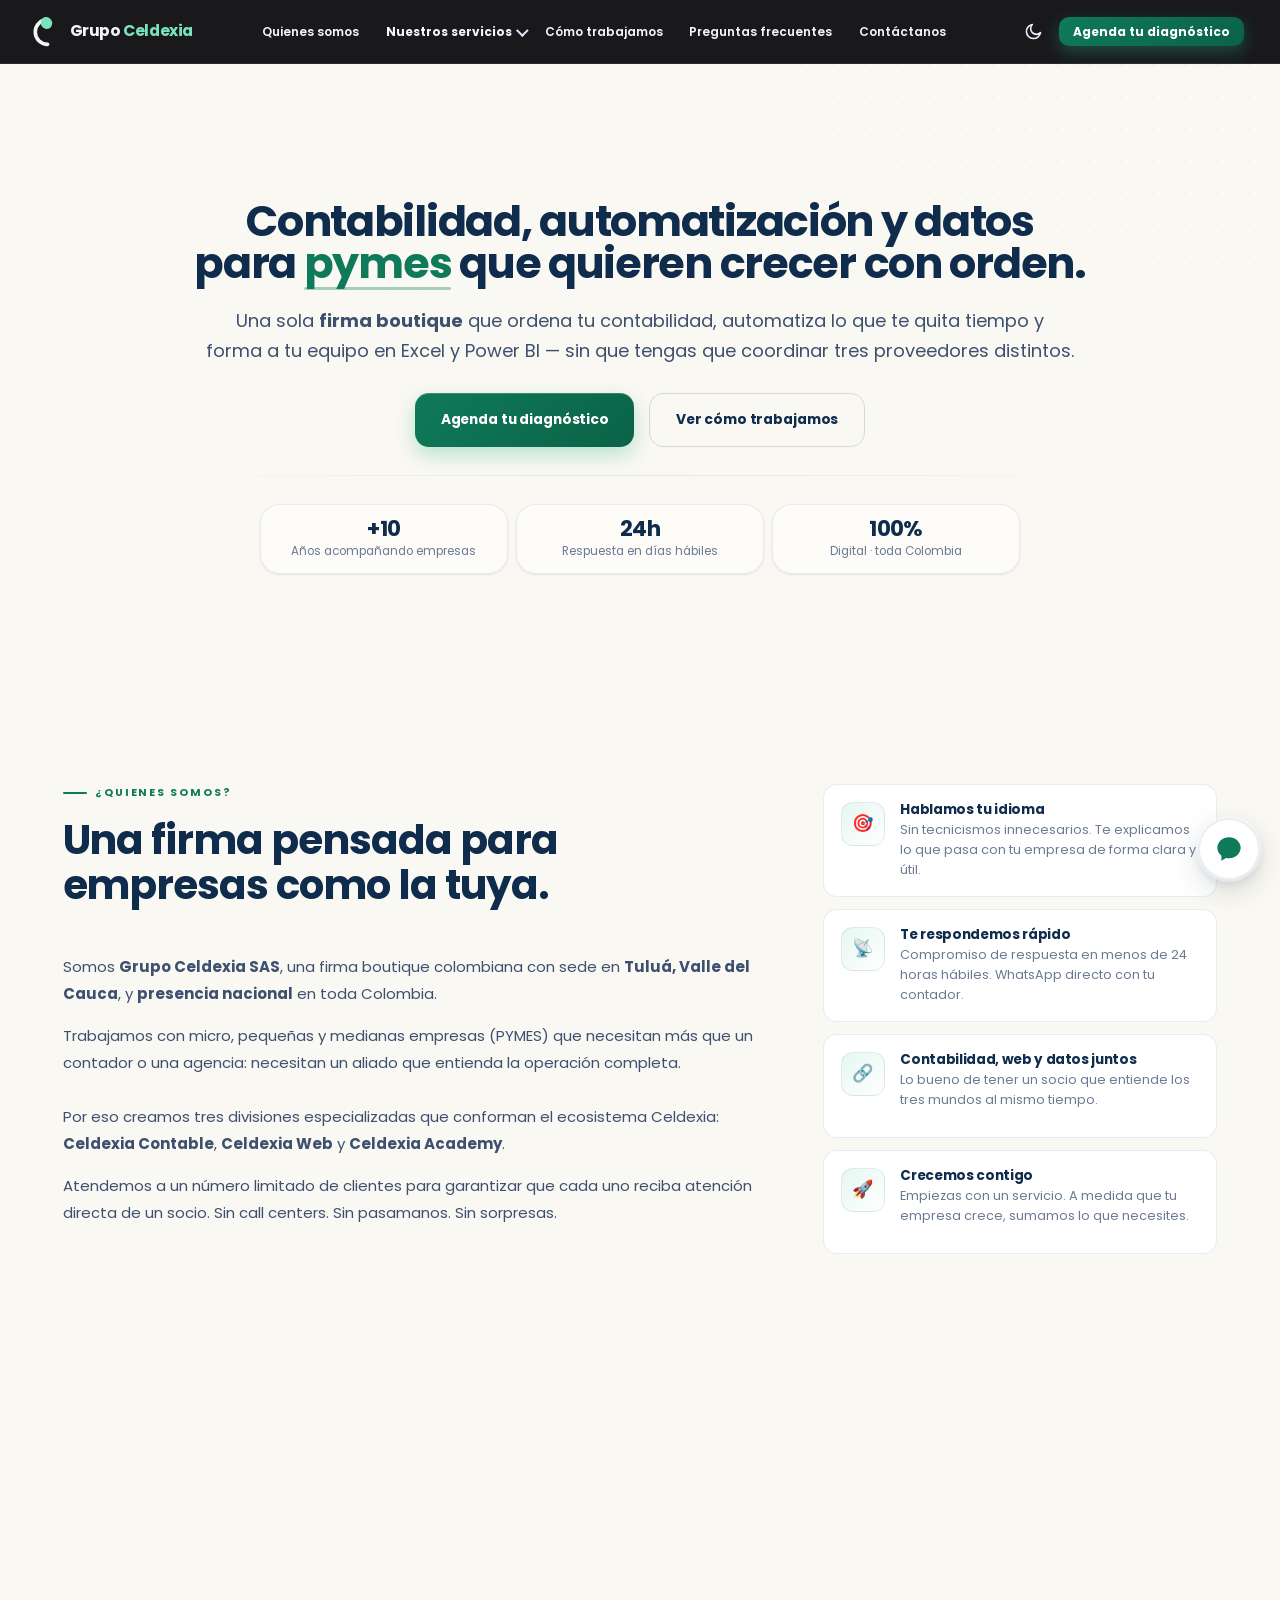
<file: index.html>
<!doctype html>
<html lang="es" class="no-js">
  <head>
    <meta charset="UTF-8" />
    <meta
      name="viewport"
      content="width=device-width, initial-scale=1.0, viewport-fit=cover"
    />

    <meta
      name="robots"
      content="index, follow, max-snippet:-1, max-image-preview:large, max-video-preview:-1"
    />
    <meta
      name="googlebot"
      content="index, follow, max-snippet:-1, max-image-preview:large, max-video-preview:-1"
    />
    <meta
      name="bingbot"
      content="index, follow, max-snippet:-1, max-image-preview:large"
    />
    <meta name="yandex" content="index, follow" />
    <meta name="duckduckbot" content="index, follow" />
    <meta name="theme-color" content="#0F2C4D" />
    <meta name="msapplication-TileColor" content="#0F2C4D" />

    <meta
      http-equiv="Content-Security-Policy"
      content="
    default-src 'self';
    script-src  'self' 'sha256-/l8RcaNB8MHho/vs96s4ap8UspJKVkSybBrTscfyWKM=' 'sha256-djsI7ul3B3m7KdzbCZ7Nsn+0wERyt4WGuPwVBcPNg5k=' https://www.googletagmanager.com https://www.google-analytics.com;
    style-src   'self';
    font-src    'self';
    img-src     'self' data: https://images.unsplash.com https://www.google-analytics.com https://www.googletagmanager.com;
    connect-src 'self' https://www.google-analytics.com https://region1.google-analytics.com https://www.googletagmanager.com;
    form-action 'none';
    base-uri    'self';
    object-src  'none';
    manifest-src 'self';
  "
    />
    <meta name="referrer" content="strict-origin-when-cross-origin" />

    <title>Celdexia | Contabilidad, Web y Datos para PYMES en Colombia</title>
    <meta
      name="description"
      content="Contabilidad, desarrollo web y formación en datos para tu PYME, todo con un mismo aliado y atención directa, sin intermediarios."
    />
    <meta name="author" content="Grupo Celdexia SAS" />
    <meta name="application-name" content="Celdexia" />
    <meta name="apple-mobile-web-app-title" content="Celdexia" />
    <meta name="apple-mobile-web-app-capable" content="yes" />
    <meta name="mobile-web-app-capable" content="yes" />

    <link rel="icon" href="favicon.svg" type="image/svg+xml" />
    <link rel="icon" href="favicon-32.png" sizes="32x32" type="image/png" />
    <link rel="apple-touch-icon" href="apple-touch-icon.png" />
    <link rel="manifest" href="site.webmanifest" />

    <link rel="canonical" href="https://www.celdexia.co/" />
    <link rel="alternate" hreflang="es-CO" href="https://www.celdexia.co/" />
    <link
      rel="alternate"
      hreflang="x-default"
      href="https://www.celdexia.co/"
    />

    <meta property="og:type" content="website" />
    <!-- TODO: Cuando celdexia.co esté disponible, reemplazar celdexia.netlify.app por el dominio propio en estas URLs OG/Twitter. -->
    <meta property="og:url" content="https://celdexia.netlify.app/" />
    <meta
      property="og:title"
      content="Grupo Celdexia SAS"
    />
    <meta
      property="og:description"
      content="Contabilidad, desarrollo web y formación en datos para tu PYME, todo con un mismo aliado y atención directa, sin intermediarios."
    />
    <meta property="og:locale" content="es_CO" />
    <meta property="og:locale:alternate" content="es_ES" />
    <meta property="og:site_name" content="Celdexia · Grupo Celdexia SAS" />
    <meta
      property="og:image"
      content="https://celdexia.netlify.app/assets/og-image-celdexia.jpg"
    />
    <meta
      property="og:image:secure_url"
      content="https://celdexia.netlify.app/assets/og-image-celdexia.jpg"
    />
    <meta property="og:image:type" content="image/jpeg" />
    <meta property="og:image:width" content="1200" />
    <meta property="og:image:height" content="630" />
    <meta
      property="og:image:alt"
      content="Grupo Celdexia: contabilidad, automatización y datos para PYMES"
    />
    <meta property="business:contact_data:locality" content="Tuluá" />
    <meta property="business:contact_data:region" content="Valle del Cauca" />
    <meta property="business:contact_data:country_name" content="Colombia" />
    <meta
      property="business:contact_data:phone_number"
      content="+573174698050"
    />

    <meta name="twitter:card" content="summary_large_image" />
    <meta
      name="twitter:title"
      content="Grupo Celdexia SAS"
    />
    <meta
      name="twitter:description"
      content="Contabilidad, desarrollo web y formación en datos para tu PYME, todo con un mismo aliado y atención directa, sin intermediarios."
    />
    <meta
      name="twitter:image"
      content="https://celdexia.netlify.app/assets/og-image-celdexia.jpg"
    />
    <meta
      name="twitter:image:alt"
      content="Grupo Celdexia: contabilidad, automatización y datos para PYMES"
    />
    <meta name="twitter:site" content="@celdexia" />
    <meta name="twitter:creator" content="@celdexia" />

    <script type="application/ld+json">
      {
        "@context": "https://schema.org",
        "@graph": [
          {
            "@type": "Organization",
            "@id": "https://www.celdexia.co/#organization",
            "name": "Grupo Celdexia SAS",
            "alternateName": [
              "Celdexia",
              "Grupo Celdexia",
              "Celdexia SAS",
              "Grupo Celdexia S.A.S."
            ],
            "legalName": "Grupo Celdexia SAS",
            "url": "https://www.celdexia.co",
            "logo": {
              "@type": "ImageObject",
              "url": "https://www.celdexia.co/apple-touch-icon.png",
              "width": 180,
              "height": 180,
              "caption": "Logo oficial Grupo Celdexia SAS"
            },
            "image": "https://www.celdexia.co/assets/og-image-celdexia.jpg",
            "description": "Celdexia, oficialmente Grupo Celdexia SAS, es una firma boutique colombiana líder en contabilidad, desarrollo web, automatización con IA y formación en datos para pequeñas y medianas empresas.",
            "foundingDate": "2014",
            "founder": {
              "@type": "Person",
              "name": "Yonier Alejandro Arango López"
            },
            "email": "info@celdexia.com",
            "telephone": "+573174698050",
            "address": {
              "@type": "PostalAddress",
              "addressCountry": "CO",
              "addressRegion": "Valle del Cauca",
              "addressLocality": "Tuluá",
              "postalCode": "763021"
            },
            "areaServed": [
              { "@type": "Country", "name": "Colombia" },
              { "@type": "AdministrativeArea", "name": "Valle del Cauca" },
              { "@type": "City", "name": "Tuluá" },
              { "@type": "City", "name": "Cali" },
              { "@type": "City", "name": "Bogotá" },
              { "@type": "City", "name": "Medellín" },
              { "@type": "City", "name": "Barranquilla" },
              { "@type": "City", "name": "Cartagena" }
            ],
            "sameAs": [
              "https://wa.me/573174698050",
              "https://contable.celdexia.co",
              "https://web.celdexia.co",
              "https://www.celdexia.com/inicio",
              "https://www.facebook.com/share/1HR5Mc8u3G/",
              "https://www.tiktok.com/@grupoceldexia?_r=1&_t=ZS-98dkQQ6LzwS"
            ],
            "contactPoint": [
              {
                "@type": "ContactPoint",
                "telephone": "+57-317-469-8050",
                "contactType": "customer service",
                "areaServed": "CO",
                "availableLanguage": ["Spanish", "es", "es-CO"]
              }
            ],
            "subOrganization": [
              {
                "@type": "Organization",
                "name": "Celdexia Contable",
                "alternateName": "Celdexia Contable · División Contable",
                "url": "https://contable.celdexia.co",
                "description": "División contable y tributaria de Grupo Celdexia SAS. Contabilidad mensual, declaración de renta y asesoría tributaria para PYMES en Colombia.",
                "parentOrganization": {
                  "@id": "https://www.celdexia.co/#organization"
                }
              },
              {
                "@type": "Organization",
                "name": "Celdexia Web",
                "alternateName": "Celdexia Web · División Digital",
                "url": "https://web.celdexia.co",
                "description": "División digital de Grupo Celdexia SAS. Diseño de páginas web profesionales, automatización con IA, dashboards interactivos y CRM para empresas colombianas.",
                "parentOrganization": {
                  "@id": "https://www.celdexia.co/#organization"
                }
              },
              {
                "@type": "Organization",
                "name": "Celdexia Academy",
                "alternateName": "Celdexia Academy · División de Formación",
                "url": "https://www.celdexia.com/inicio",
                "description": "División de formación de Grupo Celdexia SAS. Capacitación corporativa en Excel, Power BI y análisis de datos para equipos de PYMES.",
                "parentOrganization": {
                  "@id": "https://www.celdexia.co/#organization"
                }
              }
            ],
            "knowsAbout": [
              "Contabilidad PYME",
              "Declaración de Renta Colombia",
              "Automatización empresarial",
              "Páginas web profesionales",
              "Dashboards interactivos",
              "Inteligencia Artificial aplicada",
              "Excel avanzado",
              "Power BI",
              "Asesoría tributaria Colombia",
              "Software contable en la nube"
            ]
          },
          {
            "@type": "LocalBusiness",
            "@id": "https://www.celdexia.co/#localbusiness",
            "name": "Celdexia · Grupo Celdexia SAS",
            "alternateName": ["Celdexia", "Grupo Celdexia"],
            "image": "https://www.celdexia.co/assets/og-image-celdexia.jpg",
            "url": "https://www.celdexia.co",
            "telephone": "+573174698050",
            "email": "info@celdexia.com",
            "priceRange": "$$",
            "address": {
              "@type": "PostalAddress",
              "addressCountry": "CO",
              "addressRegion": "Valle del Cauca",
              "addressLocality": "Tuluá",
              "postalCode": "763021"
            },
            "geo": {
              "@type": "GeoCoordinates",
              "latitude": "4.0847",
              "longitude": "-76.1956"
            },
            "areaServed": { "@type": "Country", "name": "Colombia" },
            "openingHoursSpecification": [
              {
                "@type": "OpeningHoursSpecification",
                "dayOfWeek": [
                  "Monday",
                  "Tuesday",
                  "Wednesday",
                  "Thursday",
                  "Friday"
                ],
                "opens": "08:00",
                "closes": "18:00"
              }
            ],
            "hasOfferCatalog": {
              "@type": "OfferCatalog",
              "name": "Servicios Celdexia",
              "itemListElement": [
                {
                  "@type": "Offer",
                  "itemOffered": {
                    "@type": "Service",
                    "name": "Contabilidad mensual PYMES Colombia",
                    "provider": {
                      "@type": "Organization",
                      "name": "Celdexia Contable"
                    }
                  }
                },
                {
                  "@type": "Offer",
                  "itemOffered": {
                    "@type": "Service",
                    "name": "Declaración de Renta Persona Natural y Jurídica",
                    "provider": {
                      "@type": "Organization",
                      "name": "Celdexia Contable"
                    }
                  }
                },
                {
                  "@type": "Offer",
                  "itemOffered": {
                    "@type": "Service",
                    "name": "Diseño de páginas web profesionales",
                    "provider": {
                      "@type": "Organization",
                      "name": "Celdexia Web"
                    }
                  }
                },
                {
                  "@type": "Offer",
                  "itemOffered": {
                    "@type": "Service",
                    "name": "Automatización con IA y dashboards interactivos",
                    "provider": {
                      "@type": "Organization",
                      "name": "Celdexia Web"
                    }
                  }
                },
                {
                  "@type": "Offer",
                  "itemOffered": {
                    "@type": "Service",
                    "name": "Capacitación corporativa en Excel y Power BI",
                    "provider": {
                      "@type": "Organization",
                      "name": "Celdexia Academy"
                    }
                  }
                }
              ]
            }
          },
          {
            "@type": "WebSite",
            "@id": "https://www.celdexia.co/#website",
            "url": "https://www.celdexia.co",
            "name": "Celdexia · Grupo Celdexia SAS",
            "alternateName": "Celdexia",
            "publisher": { "@id": "https://www.celdexia.co/#organization" },
            "inLanguage": "es-CO"
          },
          {
            "@type": "BreadcrumbList",
            "@id": "https://www.celdexia.co/#breadcrumb",
            "itemListElement": [
              {
                "@type": "ListItem",
                "position": 1,
                "name": "Celdexia · Inicio",
                "item": "https://www.celdexia.co/"
              },
              {
                "@type": "ListItem",
                "position": 2,
                "name": "Celdexia Contable",
                "item": "https://contable.celdexia.co/"
              },
              {
                "@type": "ListItem",
                "position": 3,
                "name": "Celdexia Web",
                "item": "https://web.celdexia.co/"
              },
              {
                "@type": "ListItem",
                "position": 4,
                "name": "Celdexia Academy",
                "item": "https://www.celdexia.com/inicio"
              }
            ]
          },
          {
            "@type": "WebPage",
            "@id": "https://www.celdexia.co/#webpage",
            "url": "https://www.celdexia.co/",
            "name": "Celdexia | Grupo Celdexia SAS · Contabilidad, Web y Datos para PYMES en Colombia",
            "description": "Sitio oficial de Celdexia (Grupo Celdexia SAS). Firma boutique colombiana de contabilidad, web y formación en datos para PYMES.",
            "inLanguage": "es-CO",
            "isPartOf": { "@id": "https://www.celdexia.co/#website" },
            "about": { "@id": "https://www.celdexia.co/#organization" },
            "breadcrumb": { "@id": "https://www.celdexia.co/#breadcrumb" }
          }
        ]
      }
    </script>

    <script type="application/ld+json">
      {
        "@context": "https://schema.org",
        "@type": "FAQPage",
        "mainEntity": [
          {
            "@type": "Question",
            "name": "¿Cuánto dura el diagnóstico inicial?",
            "acceptedAnswer": {
              "@type": "Answer",
              "text": "El diagnóstico dura aproximadamente 30 minutos por videollamada. Antes te enviamos un breve formulario para entender tu situación. Al final te llevas un resumen claro de qué identificamos, sin compromiso de seguir con nosotros."
            }
          },
          {
            "@type": "Question",
            "name": "¿Trabajan solo en Tuluá o en toda Colombia?",
            "acceptedAnswer": {
              "@type": "Answer",
              "text": "Tenemos nuestra sede en Tuluá, Valle del Cauca, pero atendemos toda Colombia con presencia nacional. Operamos 100% digital con software contable en la nube, videollamadas y WhatsApp. Tenemos clientes desde Pasto hasta Santa Marta. La distancia no es un problema; el proceso es el mismo en cualquier ciudad del país."
            }
          },
          {
            "@type": "Question",
            "name": "¿Puedo contratar un solo servicio o tengo que tomar los tres?",
            "acceptedAnswer": {
              "@type": "Answer",
              "text": "Puedes empezar con uno solo. La mayoría de nuestros clientes empiezan con contabilidad o con automatización web, y suman otros servicios cuando lo necesitan. No te obligamos a tomar paquetes que no usarás."
            }
          },
          {
            "@type": "Question",
            "name": "¿Cómo inicia el acompañamiento si decidimos trabajar juntos?",
            "acceptedAnswer": {
              "@type": "Answer",
              "text": "Después del diagnóstico te enviamos una propuesta personalizada. Si la aceptas, firmamos un acuerdo de confidencialidad (NDA), configuramos los sistemas necesarios y arrancamos. En contabilidad, el primer mes ya recibes informes; en web, definimos hitos semanales claros."
            }
          },
          {
            "@type": "Question",
            "name": "¿Necesito cambiar mi software contable o el sistema que ya uso?",
            "acceptedAnswer": {
              "@type": "Answer",
              "text": "No necesariamente. Trabajamos con varios software contables en la nube y nos adaptamos al que ya uses si funciona bien. Si tu sistema actual te está limitando, te recomendamos uno mejor, pero la decisión es tuya. Lo mismo aplica para web: integramos con lo que ya tienes."
            }
          },
          {
            "@type": "Question",
            "name": "¿Cuánto cuestan los servicios? ¿Tienen planes fijos?",
            "acceptedAnswer": {
              "@type": "Answer",
              "text": "La contabilidad mensual empieza en $300.000 COP y la declaración de renta de personas naturales desde $120.000. Las webs y automatizaciones cotizan según el alcance. Después del diagnóstico te enviamos un precio claro y fijo, sin sorpresas posteriores."
            }
          },
          {
            "@type": "Question",
            "name": "¿Mi información está segura con ustedes?",
            "acceptedAnswer": {
              "@type": "Answer",
              "text": "Sí. Trabajamos bajo Ley 1581/2012 de Protección de Datos Personales en Colombia. Firmamos un NDA con cada cliente desde el primer contacto, los datos viven en nube con certificación ISO 27001 y solo personal autorizado tiene acceso. Nunca compartimos tu información con terceros."
            }
          }
        ]
      }
    </script>

    <link rel="stylesheet" href="css/styles.css" />
    <script src="js/main.js" defer></script>
  </head>

  <body>
    <a class="skip-link" href="#contenido-principal"
      >Saltar al contenido principal</a
    >

    <div class="site-wrapper">
      <nav id="nav" aria-label="Navegación principal">
        <span class="scroll-progress" aria-hidden="true"></span>
        <a href="https://www.celdexia.co/" class="nav-logo">
          <svg
            width="38"
            height="38"
            viewBox="0 0 40 40"
            fill="none"
            xmlns="http://www.w3.org/2000/svg"
            aria-hidden="true"
          >
            <path
              d="M28 7 A13 13 0 1 0 28 33"
              stroke="#F4F5F7"
              stroke-width="3.8"
              stroke-linecap="round"
            />
            <path
              d="M27 4 C30 4 33 7 33 11 C33 14 30 17 27 17 C24 17 21 14 21 11 C21 7 24 4 27 4 Z"
              fill="#79E3BE"
              transform="rotate(-25 27 11)"
            />
          </svg>
          <span class="nav-logo-text">
            Grupo <span class="accent">Celdexia</span>
          </span>
        </a>

        <ul class="nav-links" id="navLinks">
          <li><a href="#quienes">Quienes somos</a></li>
          <li class="nav-services" id="navServices">
            <div class="nav-service-main">
              <a href="#servicios" class="nav-service-link"
                >Nuestros servicios</a
              >
              <button
                type="button"
                class="nav-caret-btn"
                aria-controls="navServiceOptions"
                aria-label="Mostrar u ocultar servicios"
                aria-expanded="false"
              >
                <span class="nav-caret" aria-hidden="true">▾</span>
              </button>
            </div>
            <div class="dept-row" id="navServiceOptions">
              <a
                class="dept-pill c"
                href="https://contable.celdexia.co/"
                target="_blank"
                rel="noopener noreferrer"
              >
                <span class="dept-icon" aria-hidden="true">▦</span>
                <span class="dept-title">Contabilidad</span>
                <span class="dept-desc"
                  >Contabilidad mensual, declaración de renta, auditoría y
                  asesoría tributaria para tu empresa.</span
                >
              </a>
              <a
                class="dept-pill w"
                href="https://web.celdexia.co/"
                target="_blank"
                rel="noopener noreferrer"
              >
                <span class="dept-icon" aria-hidden="true">⌘</span>
                <span class="dept-title">Desarrollo web</span>
                <span class="dept-desc"
                  >Páginas web, landing page y automatización con inteligencia
                  artificial para tu negocio.</span
                >
              </a>
              <a
                class="dept-pill a"
                href="https://www.celdexia.com/inicio"
                target="_blank"
                rel="noopener noreferrer"
              >
                <span class="dept-icon" aria-hidden="true">✦</span>
                <span class="dept-title">Academia</span>
                <span class="dept-desc"
                  >Cursos de Excel, Power BI, IA y Google Sheets, con
                  certificación y plantillas incluidas.</span
                >
              </a>
            </div>
          </li>
          <li><a href="#metodo">Cómo trabajamos</a></li>
          <li><a href="#faq">Preguntas frecuentes</a></li>
          <li><a href="#contacto">Contáctanos</a></li>
          <li class="mobile-nav-cta">
            <a
              href="https://calendar.app.google/tfaqs4YaaFquSDfQA"
              target="_blank"
              rel="noopener noreferrer"
              class="nav-cta"
              >Agenda tu diagnóstico</a
            >
          </li>
        </ul>

        <div class="nav-actions">
          <button
            class="theme-toggle"
            id="themeToggle"
            type="button"
            aria-label="Activar modo oscuro"
            aria-pressed="false"
          >
            <span class="theme-toggle-icon" aria-hidden="true"></span>
          </button>
          <a
            href="https://calendar.app.google/tfaqs4YaaFquSDfQA"
            target="_blank"
            rel="noopener noreferrer"
            class="nav-cta"
            >Agenda tu diagnóstico</a
          >
        </div>

        <button
          class="burger"
          id="burger"
          aria-label="Menú"
          aria-expanded="false"
          aria-controls="navLinks"
        >
          <span></span><span></span><span></span>
        </button>
      </nav>

      <main id="contenido-principal" tabindex="-1">
        <section id="hero">
          <div class="hero-in">
            <div>
              <h1 class="hero-h1">
                <span class="hero-h1-line"
                  >Contabilidad, automatización y datos</span
                >
                <span class="hero-h1-line"
                  >para <span class="grad">pymes</span> que quieren crecer con
                  orden.</span
                >
              </h1>
              <p class="hero-sub">
                Una sola <strong>firma boutique</strong> que ordena tu
                contabilidad, automatiza lo que te quita tiempo y forma a tu
                equipo en Excel y Power BI — sin que tengas que coordinar tres
                proveedores distintos.
              </p>
              <div class="hero-btns">
                <a
                  href="https://calendar.app.google/tfaqs4YaaFquSDfQA"
                  target="_blank"
                  rel="noopener noreferrer"
                  class="btn btn-primary"
                  >Agenda tu diagnóstico</a
                >
                <a href="#metodo" class="btn btn-ghost">Ver cómo trabajamos</a>
              </div>
              <div class="hero-divider" aria-hidden="true"></div>
              <div class="hero-metrics" aria-label="Métricas destacadas">
                <div class="hero-metric">
                  <div class="num">+10</div>
                  <div class="lab">Años acompañando empresas</div>
                </div>
                <div class="hero-metric">
                  <div class="num">24h</div>
                  <div class="lab">Respuesta en días hábiles</div>
                </div>
                <div class="hero-metric">
                  <div class="num">100%</div>
                  <div class="lab">Digital · toda Colombia</div>
                </div>
              </div>
            </div>
          </div>
        </section>

        <section id="quienes">
          <div class="wrap">
            <div class="q-grid">
              <div class="q-text fade-up">
                <span class="eyebrow">¿Quienes somos?</span>
                <h2>Una firma pensada para empresas como la tuya.</h2>
                <p>
                  <br />Somos <strong>Grupo Celdexia SAS</strong>, una firma
                  boutique colombiana con sede en
                  <strong>Tuluá, Valle del Cauca</strong>, y
                  <strong>presencia nacional</strong> en toda Colombia.
                </p>
                <p>
                  Trabajamos con micro, pequeñas y medianas empresas (PYMES) que
                  necesitan más que un contador o una agencia: necesitan un
                  aliado que entienda la operación completa. <br /><br />Por eso
                  creamos tres divisiones especializadas que conforman el
                  ecosistema Celdexia: <strong>Celdexia Contable</strong>,
                  <strong>Celdexia Web</strong> y
                  <strong>Celdexia Academy</strong>.
                </p>
                <p>
                  Atendemos a un número limitado de clientes para garantizar que
                  cada uno reciba atención directa de un socio. Sin call
                  centers. Sin pasamanos. Sin sorpresas.
                </p>
              </div>
              <div class="feats fade-up">
                <div class="feat">
                  <div class="feat-ico">🎯</div>
                  <div>
                    <h3>Hablamos tu idioma</h3>
                    <p>
                      Sin tecnicismos innecesarios. Te explicamos lo que pasa
                      con tu empresa de forma clara y útil.
                    </p>
                  </div>
                </div>
                <div class="feat">
                  <div class="feat-ico">📡</div>
                  <div>
                    <h3>Te respondemos rápido</h3>
                    <p>
                      Compromiso de respuesta en menos de 24 horas hábiles.
                      WhatsApp directo con tu contador.
                    </p>
                  </div>
                </div>
                <div class="feat">
                  <div class="feat-ico">🔗</div>
                  <div>
                    <h3>Contabilidad, web y datos juntos</h3>
                    <p>
                      Lo bueno de tener un socio que entiende los tres mundos al
                      mismo tiempo.
                    </p>
                  </div>
                </div>
                <div class="feat">
                  <div class="feat-ico">🚀</div>
                  <div>
                    <h3>Crecemos contigo</h3>
                    <p>
                      Empiezas con un servicio. A medida que tu empresa crece,
                      sumamos lo que necesites.
                    </p>
                  </div>
                </div>
              </div>
            </div>
          </div>
        </section>

        <section id="casos">
          <div class="wrap">
            <div class="tray-head fade-up">
              <span class="eyebrow">Casos de uso</span>
              <h2>Así trabajamos con empresas reales.</h2>
              <p>
                Tres escenarios que vemos todos los meses en PYMES colombianas.
                Si te identificas con alguno, agendemos una conversación.
              </p>
            </div>
            <div class="casos-grid fade-up">
              <div class="caso">
                <div class="caso-tag">Empresa de servicios</div>
                <h3>El dueño no sabe cuánto gana realmente</h3>
                <div class="caso-row">
                  <div class="caso-l">Problema</div>
                  <div class="caso-v">
                    Facturas en un Excel, gastos en otro lado, contabilidad
                    atrasada. Decide a la intuición.
                  </div>
                </div>
                <div class="caso-row">
                  <div class="caso-l">Lo que hacemos</div>
                  <div class="caso-v">
                    Ordenamos la contabilidad, conectamos la operación al
                    software y entregamos un reporte mensual claro.
                  </div>
                </div>
                <div class="caso-row">
                  <div class="caso-l">Lo que cambia</div>
                  <div class="caso-v">
                    Sabe exactamente qué línea le deja dinero, cuánto puede
                    invertir y cuánto pagarse cada mes.
                  </div>
                </div>
              </div>

              <div class="caso">
                <div class="caso-tag">Comercio o e-commerce</div>
                <h3>Procesos manuales que le roban horas</h3>
                <div class="caso-row">
                  <div class="caso-l">Problema</div>
                  <div class="caso-v">
                    Pasa el día copiando datos entre sistemas, respondiendo lo
                    mismo a clientes, sin tiempo para vender.
                  </div>
                </div>
                <div class="caso-row">
                  <div class="caso-l">Lo que hacemos</div>
                  <div class="caso-v">
                    Automatizamos tareas repetitivas, conectamos su web con
                    WhatsApp, pagos y reportes.
                  </div>
                </div>
                <div class="caso-row">
                  <div class="caso-l">Lo que cambia</div>
                  <div class="caso-v">
                    Recupera horas a la semana para dedicarlas a estrategia y
                    crecimiento.
                  </div>
                </div>
              </div>

              <div class="caso">
                <div class="caso-tag">Empresa familiar / PYME</div>
                <h3>El equipo no sabe leer un informe</h3>
                <div class="caso-row">
                  <div class="caso-l">Problema</div>
                  <div class="caso-v">
                    El contador entrega cifras, pero nadie en el equipo entiende
                    qué significan ni qué hacer con ellas.
                  </div>
                </div>
                <div class="caso-row">
                  <div class="caso-l">Lo que hacemos</div>
                  <div class="caso-v">
                    Formamos al equipo en Excel y Power BI con ejercicios sobre
                    sus propios datos reales.
                  </div>
                </div>
                <div class="caso-row">
                  <div class="caso-l">Lo que cambia</div>
                  <div class="caso-v">
                    Las reuniones dejan de ser de opiniones para ser de
                    decisiones con cifras concretas.
                  </div>
                </div>
              </div>

              <div class="caso">
                <div class="caso-tag">Empresa con datos · sin claridad</div>
                <h3>No saben cómo presentar ni analizar sus datos</h3>
                <div class="caso-row">
                  <div class="caso-l">Problema</div>
                  <div class="caso-v">
                    Tienes datos por todos lados, pero no logras verlos como un
                    panorama claro que sirva para decidir.
                  </div>
                </div>
                <div class="caso-row">
                  <div class="caso-l">Lo que hacemos</div>
                  <div class="caso-v">
                    Diseñamos y creamos un dashboard interactivo con IA:
                    análisis automático, alertas en tiempo real y luego
                    capacitación periódica al equipo para que lo aproveche.
                  </div>
                </div>
                <div class="caso-row">
                  <div class="caso-l">Lo que cambia</div>
                  <div class="caso-v">
                    Pasas de mirar archivos sueltos a ver tu negocio en una sola
                    pantalla, decidiendo con información viva.
                  </div>
                </div>
              </div>
            </div>
          </div>
        </section>

        <section id="servicios">
          <div class="serv-head fade-up">
            <span class="eyebrow">Nuestros servicios</span>
            <h2>3 servicios: una sola firma que entiende todo.</h2>
            <p>
              Puedes empezar con uno o trabajar los tres en conjunto. Lo
              importante es que ya no tendrás que coordinar tres proveedores
              distintos.
            </p>
          </div>

          <div class="sgrid">
            <div class="scard c fade-up">
              <div class="scard-head">
                <div class="scard-icon">📊</div>
                <h3>Tu contabilidad e impuestos al día</h3>
              </div>
              <p>
                <strong
                  >Para empresas que pierden dinero por desorden
                  contable.</strong
                >
                Llevamos tu contabilidad mes a mes bajo NIIF, mantenemos tus
                impuestos al día con la DIAN y te entregamos un informe claro de
                cómo va tu empresa.
              </p>
              <ul class="sl">
                <li>
                  Contabilidad mensual y estados financieros NIIF desde $300.000
                </li>
                <li>Declaración de renta de personas y empresas en 24–72 h</li>
                <li>Impuestos y obligaciones al día con la DIAN</li>
                <li>Auditoría financiera, tributaria y revisoría fiscal</li>
                <li>Planeación tributaria para pagar solo lo justo</li>
                <li>Facturación electrónica y constitución de SAS</li>
              </ul>
              <a
                class="scard-cta"
                href="https://contable.celdexia.co/"
                target="_blank"
                rel="noopener noreferrer"
                >Ir a Celdexia Contable</a
              >
            </div>

            <div class="scard w fade-up">
              <div class="scard-head">
                <div class="scard-icon">💻</div>
                <h3>Tu negocio en internet, trabajando solo</h3>
              </div>
              <p>
                <strong
                  >Para empresas que pierden ventas o tiempo por procesos
                  manuales.</strong
                >
                Hacemos tu desarrollo web profesional, automatizamos con
                inteligencia artificial lo que te roba horas y conectamos todo
                con tu operación.
              </p>
              <ul class="sl">
                <li>Diseño y desarrollo web profesional</li>
                <li>
                  Automatización de procesos con inteligencia artificial (IA)
                </li>
                <li>Tiendas online y pagos en línea</li>
                <li>Software, CRM y ERP a la medida de tu negocio</li>
                <li>Integración con WhatsApp y tus sistemas</li>
              </ul>
              <a
                class="scard-cta"
                href="https://web.celdexia.co/"
                target="_blank"
                rel="noopener noreferrer"
                >Ir a Celdexia Web</a
              >
            </div>

            <div class="scard a fade-up">
              <div class="scard-head">
                <div class="scard-icon">🎓</div>
                <h3>Tu equipo aprende a decidir con datos</h3>
              </div>
              <p>
                <strong
                  >Para empresas cuyo equipo no aprovecha la información que ya
                  tienen.</strong
                >
                Formamos a tu equipo en Excel y Power BI con ejercicios sobre
                los datos reales de tu empresa.
              </p>
              <ul class="sl">
                <li>Excel avanzado para empresas</li>
                <li>Power BI y tableros ejecutivos</li>
                <li>Análisis de datos para PYMES</li>
                <li>Automatización con Power Query</li>
                <li>Programas a medida para equipos</li>
              </ul>
              <a
                class="scard-cta"
                href="https://www.celdexia.com/inicio"
                target="_blank"
                rel="noopener noreferrer"
                >Ir a Celdexia Academy</a
              >
            </div>
          </div>
        </section>

        <section id="metodo">
          <div class="wrap">
            <span class="eyebrow lbl-c">¿Cómo trabajamos?</span>
            <h2>Un proceso claro, sin sorpresas.</h2>
            <p class="msub">
              Cuatro pasos sencillos para que sepas exactamente qué esperar
              desde el primer día.
            </p>
            <div class="msteps">
              <div class="mstep fade-up">
                <div class="mnum"><span>01</span></div>
                <h3>Diagnóstico</h3>
                <p>
                  30 minutos. Te escuchamos, miramos tu situación y te decimos
                  qué tiene arreglo y qué no.
                </p>
              </div>
              <div class="mstep fade-up">
                <div class="mnum"><span>02</span></div>
                <h3>Propuesta</h3>
                <p>
                  Te enviamos un plan a la medida: qué vamos a hacer, en cuánto
                  tiempo y cuánto cuesta.
                </p>
              </div>
              <div class="mstep fade-up">
                <div class="mnum"><span>03</span></div>
                <h3>Implementación</h3>
                <p>
                  Ejecutamos lo acordado con reportes claros para que sepas cómo
                  va todo en cada etapa.
                </p>
              </div>
              <div class="mstep fade-up">
                <div class="mnum"><span>04</span></div>
                <h3>Acompañamiento</h3>
                <p>
                  Quedamos contigo después. Te ayudamos a sostener los
                  resultados y a crecer con el tiempo.
                </p>
              </div>
              <div class="mstep fade-up">
                <div class="mnum"><span>05</span></div>
                <h3>Ajuste</h3>
                <p>
                  Cada cierto tiempo revisamos qué funciona, qué cambiar y qué
                  nuevo paso dar.
                </p>
              </div>
            </div>
          </div>
        </section>

        <section id="garantias">
          <div class="gar-head fade-up">
            <span class="eyebrow">Nuestros compromisos</span>
            <h2>Lo que sí garantizamos.</h2>
            <p>
              No prometemos resultados financieros mágicos. <br />Prometemos
              cumplir con lo que sí depende de nosotros, y depende mucho.
            </p>
          </div>
          <div class="gar-grid">
            <div class="gar fade-up">
              <div class="gar-ico">⏱️</div>
              <h3>Respondemos en 24h</h3>
              <p>
                Toda consulta tiene respuesta antes de 24 horas hábiles.
                WhatsApp directo, sin filas.
              </p>
            </div>
            <div class="gar fade-up">
              <div class="gar-ico">📋</div>
              <h3>Diagnóstico estructurado</h3>
              <p>
                30 minutos por videollamada. Te llevas un resumen claro de tu
                situación, hagas o no negocio con nosotros.
              </p>
            </div>
            <div class="gar fade-up">
              <div class="gar-ico">📄</div>
              <h3>Propuesta a la medida</h3>
              <p>
                Nada de plantillas. Te enviamos un plan específico para tu caso,
                con alcance y precio claros.
              </p>
            </div>
            <div class="gar fade-up">
              <div class="gar-ico">🤝</div>
              <h3>Acompañamiento real</h3>
              <p>
                No desaparecemos al firmar. Te acompañamos en cada etapa hasta
                que todo funcione.
              </p>
            </div>
          </div>
        </section>

        <section id="indicadores">
          <div class="ind-head fade-up">
            <span class="eyebrow">¿Cómo medimos resultados?</span>
            <h2>Los indicadores que sí importan.</h2>
            <p>
              No nos obsesionan los números bonitos. <br />Nos importan los
              resultados que el dueño de la empresa siente todos los días.
            </p>
          </div>
          <div class="ind-grid">
            <div class="ind fade-up">
              <span class="ind-ico">💡</span>
              <h3>Claridad financiera</h3>
              <p>Saber cuánto ganas, cuánto debes y dónde se va el dinero.</p>
            </div>
            <div class="ind fade-up">
              <span class="ind-ico">⏳</span>
              <h3>Tiempo recuperado</h3>
              <p>
                Horas que ya no inviertes en tareas que se pueden automatizar.
              </p>
            </div>
            <div class="ind fade-up">
              <span class="ind-ico">⚙️</span>
              <h3>Eficiencia operativa</h3>
              <p>Procesos que dejan de depender solo de ti para funcionar.</p>
            </div>
            <div class="ind fade-up">
              <span class="ind-ico">🎯</span>
              <h3>Calidad de decisión</h3>
              <p>
                Pasar de decidir con corazonadas a decidir con cifras claras.
              </p>
            </div>
            <div class="ind fade-up">
              <span class="ind-ico">📈</span>
              <h3>Escalabilidad</h3>
              <p>
                Que tu empresa pueda crecer sin que todo se rompa cada vez que
                sube.
              </p>
            </div>
          </div>
        </section>

        <section id="faq">
          <div class="faq-head fade-up">
            <span class="eyebrow">Preguntas frecuentes</span>
            <h2>Lo que más nos preguntan antes de empezar.</h2>
            <p>
              Si tu pregunta no está aquí, escríbenos por WhatsApp y te
              respondemos directo.
            </p>
          </div>
          <div class="faq-layout">
            <div class="faq-list faq-col-1" id="faqList">
              <div class="faq-item">
                <h3>
                  <button
                    class="faq-q"
                    id="faq-q-1"
                    type="button"
                    aria-expanded="false"
                    aria-controls="faq-a-1"
                  >
                    <span>¿Cuánto dura el diagnóstico inicial?</span
                    ><span class="faq-icon" aria-hidden="true"></span>
                  </button>
                </h3>
                <section class="faq-a" id="faq-a-1" aria-labelledby="faq-q-1">
                  <div class="faq-a-inner">
                    El diagnóstico dura aproximadamente 30 minutos por
                    videollamada. Antes te enviamos un breve formulario para
                    entender tu situación. Al final te llevas un resumen claro
                    de qué identificamos, sin compromiso de seguir con nosotros.
                  </div>
                </section>
              </div>

              <div class="faq-item">
                <h3>
                  <button
                    class="faq-q"
                    id="faq-q-2"
                    type="button"
                    aria-expanded="false"
                    aria-controls="faq-a-2"
                  >
                    <span>¿Trabajan solo en Tuluá o en toda Colombia?</span
                    ><span class="faq-icon" aria-hidden="true"></span>
                  </button>
                </h3>
                <section class="faq-a" id="faq-a-2" aria-labelledby="faq-q-2">
                  <div class="faq-a-inner">
                    Tenemos nuestra sede en Tuluá, Valle del Cauca, pero
                    atendemos toda Colombia con presencia nacional. Operamos
                    100% digital con software contable en la nube, videollamadas
                    y WhatsApp. Tenemos clientes desde Pasto hasta Santa Marta.
                    La distancia no es un problema; el proceso es el mismo en
                    cualquier ciudad del país.
                  </div>
                </section>
              </div>

              <div class="faq-item">
                <h3>
                  <button
                    class="faq-q"
                    id="faq-q-3"
                    type="button"
                    aria-expanded="false"
                    aria-controls="faq-a-3"
                  >
                    <span
                      >¿Puedo contratar un solo servicio o tengo que tomar los
                      tres?</span
                    ><span class="faq-icon" aria-hidden="true"></span>
                  </button>
                </h3>
                <section class="faq-a" id="faq-a-3" aria-labelledby="faq-q-3">
                  <div class="faq-a-inner">
                    Puedes empezar con uno solo. La mayoría de nuestros clientes
                    empiezan con contabilidad o con automatización web, y suman
                    otros servicios cuando lo necesitan. No te obligamos a tomar
                    paquetes que no usarás.
                  </div>
                </section>
              </div>

              <div class="faq-item">
                <h3>
                  <button
                    class="faq-q"
                    id="faq-q-4"
                    type="button"
                    aria-expanded="false"
                    aria-controls="faq-a-4"
                  >
                    <span
                      >¿Cómo inicia el acompañamiento si decidimos trabajar
                      juntos?</span
                    ><span class="faq-icon" aria-hidden="true"></span>
                  </button>
                </h3>
                <section class="faq-a" id="faq-a-4" aria-labelledby="faq-q-4">
                  <div class="faq-a-inner">
                    Después del diagnóstico te enviamos una propuesta
                    personalizada. Si la aceptas, firmamos un acuerdo de
                    confidencialidad (NDA), configuramos los sistemas necesarios
                    y arrancamos. En contabilidad, el primer mes ya recibes
                    informes; en web, definimos hitos semanales claros.
                  </div>
                </section>
              </div>
            </div>

            <div class="faq-list faq-col-2">
              <div class="faq-item">
                <h3>
                  <button
                    class="faq-q"
                    id="faq-q-5"
                    type="button"
                    aria-expanded="false"
                    aria-controls="faq-a-5"
                  >
                    <span
                      >¿Necesito cambiar mi software contable o el sistema que
                      ya uso?</span
                    ><span class="faq-icon" aria-hidden="true"></span>
                  </button>
                </h3>
                <section class="faq-a" id="faq-a-5" aria-labelledby="faq-q-5">
                  <div class="faq-a-inner">
                    No necesariamente. Trabajamos con varios software contables
                    en la nube y nos adaptamos al que ya uses si funciona bien.
                    Si tu sistema actual te está limitando, te recomendamos uno
                    mejor, pero la decisión es tuya. Lo mismo aplica para web:
                    integramos con lo que ya tienes.
                  </div>
                </section>
              </div>

              <div class="faq-item">
                <h3>
                  <button
                    class="faq-q"
                    id="faq-q-6"
                    type="button"
                    aria-expanded="false"
                    aria-controls="faq-a-6"
                  >
                    <span
                      >¿Cuánto cuestan los servicios? ¿Tienen planes
                      fijos?</span
                    ><span class="faq-icon" aria-hidden="true"></span>
                  </button>
                </h3>
                <section class="faq-a" id="faq-a-6" aria-labelledby="faq-q-6">
                  <div class="faq-a-inner">
                    La contabilidad mensual empieza en $300.000 COP y la
                    declaración de renta de personas naturales desde $120.000.
                    Las webs y automatizaciones cotizan según el alcance.
                    Después del diagnóstico te enviamos un precio claro y fijo,
                    sin sorpresas posteriores.
                  </div>
                </section>
              </div>

              <div class="faq-item">
                <h3>
                  <button
                    class="faq-q"
                    id="faq-q-7"
                    type="button"
                    aria-expanded="false"
                    aria-controls="faq-a-7"
                  >
                    <span>¿Mi información está segura con ustedes?</span
                    ><span class="faq-icon" aria-hidden="true"></span>
                  </button>
                </h3>
                <section class="faq-a" id="faq-a-7" aria-labelledby="faq-q-7">
                  <div class="faq-a-inner">
                    Sí. Trabajamos bajo Ley 1581/2012 de Protección de Datos
                    Personales en Colombia. Firmamos un NDA con cada cliente
                    desde el primer contacto, los datos viven en nube con
                    certificación ISO 27001 y solo personal autorizado tiene
                    acceso. Nunca compartimos tu información con terceros.
                  </div>
                </section>
              </div>
            </div>
          </div>
        </section>

        <section id="contacto">
          <div class="wrap">
            <div class="ct-wrap">
              <div class="ct-h fade-up">
                <span class="eyebrow">Contáctanos</span>
                <h2>Hablemos de tu empresa.</h2>
                <p>Después de que nos contactes, así seguimos:</p>
                <ol class="contact-steps">
                  <li class="contact-step">
                    <span class="contact-step-num">1</span>
                    <div>
                      <strong class="contact-step-title"
                        >Diagnóstico (30 min)</strong
                      ><span class="contact-step-text"
                        >Te escuchamos, miramos tu situación y te devolvemos un
                        resumen claro.</span
                      >
                    </div>
                  </li>
                  <li class="contact-step">
                    <span class="contact-step-num">2</span>
                    <div>
                      <strong class="contact-step-title"
                        >Propuesta personalizada</strong
                      ><span class="contact-step-text"
                        >Te enviamos plan, tiempos y precio claros, sin
                        sorpresas posteriores.</span
                      >
                    </div>
                  </li>
                  <li class="contact-step">
                    <span class="contact-step-num">3</span>
                    <div>
                      <strong class="contact-step-title">Implementación</strong
                      ><span class="contact-step-text"
                        >Arrancamos contigo con reportes claros en cada
                        etapa.</span
                      >
                    </div>
                  </li>
                </ol>
                <div class="chs">
                  <a
                    href="https://wa.me/573174698050"
                    target="_blank"
                    rel="noopener noreferrer"
                    class="ch ch-primary"
                  >
                    <div class="ch-i wa" aria-hidden="true">
                      <svg viewBox="0 0 32 32" role="img">
                        <path
                          fill="#25D366"
                          d="M16.04 3.2A12.74 12.74 0 0 0 5.2 22.63L3.88 29l6.52-1.28A12.73 12.73 0 1 0 16.04 3.2Z"
                        />
                        <path
                          fill="#fff"
                          d="M23.47 19.28c-.36-.18-2.12-1.04-2.45-1.16-.33-.12-.57-.18-.81.18-.24.36-.93 1.16-1.14 1.4-.21.24-.42.27-.78.09-.36-.18-1.52-.56-2.9-1.79-1.07-.95-1.8-2.13-2.01-2.49-.21-.36-.02-.55.16-.73.16-.16.36-.42.54-.63.18-.21.24-.36.36-.6.12-.24.06-.45-.03-.63-.09-.18-.81-1.95-1.11-2.67-.29-.7-.59-.6-.81-.61h-.69c-.24 0-.63.09-.96.45-.33.36-1.26 1.23-1.26 3s1.29 3.48 1.47 3.72c.18.24 2.54 3.88 6.15 5.44.86.37 1.53.59 2.05.76.86.27 1.65.23 2.27.14.69-.1 2.12-.87 2.42-1.71.3-.84.3-1.56.21-1.71-.09-.15-.33-.24-.69-.42Z"
                        />
                      </svg>
                    </div>
                    <div>
                      <div class="ch-v">+57 317 469 8050</div>
                    </div>
                  </a>
                  <a href="mailto:info@celdexia.com" class="ch ch-primary">
                    <div class="ch-i em" aria-hidden="true">
                      <svg viewBox="0 0 48 48" role="img">
                        <path
                          fill="#EA4335"
                          d="M24 27.6 6 14.2V38c0 1.1.9 2 2 2h4V22.8L24 31.7l12-8.9V40h4c1.1 0 2-.9 2-2V14.2L24 27.6Z"
                        />
                        <path
                          fill="#FBBC04"
                          d="M6 14.2 24 27.6l18-13.4V10c0-1.1-.9-2-2-2h-1.1L24 19.1 9.1 8H8c-1.1 0-2 .9-2 2v4.2Z"
                        />
                        <path
                          fill="#34A853"
                          d="M12 40V22.8L6 18.3V38c0 1.1.9 2 2 2h4Z"
                        />
                        <path
                          fill="#4285F4"
                          d="M36 40h4c1.1 0 2-.9 2-2V18.3l-6 4.5V40Z"
                        />
                        <path
                          fill="#C5221F"
                          d="M24 19.1 9.1 8H8c-1.1 0-2 .9-2 2v4.2l18 13.4 18-13.4V10c0-1.1-.9-2-2-2h-1.1L24 19.1Z"
                        />
                      </svg>
                    </div>
                    <div>
                      <div class="ch-v">info@celdexia.com</div>
                    </div>
                  </a>
                  <div class="ch ch-coverage">
                    <div class="ch-i lo" aria-hidden="true">
                      <svg viewBox="0 0 48 48" role="img">
                        <path
                          fill="#EA4335"
                          d="M24 4C16.3 4 10 10.3 10 18c0 10.5 14 26 14 26s14-15.5 14-26C38 10.3 31.7 4 24 4Z"
                        />
                        <path
                          fill="#FBBC04"
                          d="M24 9.5A8.5 8.5 0 0 0 15.5 18c0 1.6.45 3.1 1.22 4.37l6.1-6.1a3 3 0 0 1 4.24 0l4.22 4.22A8.46 8.46 0 0 0 24 9.5Z"
                        />
                        <path
                          fill="#34A853"
                          d="m16.72 22.37 7.28 7.28 7.28-9.16-4.22-4.22a3 3 0 0 0-4.24 0l-6.1 6.1Z"
                        />
                        <circle cx="24" cy="18" r="4" fill="#4285F4" />
                      </svg>
                    </div>
                    <div>
                      <div class="ch-l">Cobertura</div>
                      <div class="ch-v">Toda Colombia · 100% digital</div>
                    </div>
                  </div>
                </div>
              </div>

              <div class="cf fade-up">
                <form id="contactForm" novalidate>
                  <div class="frow">
                    <div class="fg">
                      <label for="f-nombre">Nombre completo</label>
                      <input
                        id="f-nombre"
                        name="nombre"
                        type="text"
                        placeholder="Tu nombre"
                        required
                        autocomplete="name"
                        maxlength="100"
                      />
                    </div>
                    <div class="fg">
                      <label for="f-empresa">Empresa</label>
                      <input
                        id="f-empresa"
                        name="empresa"
                        type="text"
                        placeholder="Nombre de tu empresa"
                        required
                        autocomplete="organization"
                        maxlength="120"
                      />
                    </div>
                  </div>
                  <div class="frow">
                    <div class="fg">
                      <label for="f-tel">WhatsApp / Teléfono</label>
                      <input
                        id="f-tel"
                        name="tel"
                        type="tel"
                        inputmode="tel"
                        placeholder="+57 300 000 0000"
                        required
                        autocomplete="tel"
                        maxlength="25"
                        pattern="[0-9+() .-]{7,25}"
                      />
                    </div>
                    <div class="fg">
                      <label for="f-email">Correo electrónico</label>
                      <input
                        id="f-email"
                        name="email"
                        type="email"
                        placeholder="tu@email.com"
                        required
                        autocomplete="email"
                        maxlength="160"
                      />
                    </div>
                  </div>
                  <div class="fg">
                    <label for="f-area">¿Qué servicio te interesa?</label>
                    <select id="f-area" name="area" required>
                      <option value="">Selecciona uno</option>
                      <option
                        value="Celdexia Contable — Contabilidad y tributaria"
                      >
                        Celdexia Contable — Contabilidad y tributaria
                      </option>
                      <option
                        value="Celdexia Web — Página web y automatización"
                      >
                        Celdexia Web — Página web y automatización
                      </option>
                      <option
                        value="Celdexia Academy — Formación en Excel y Power BI"
                      >
                        Celdexia Academy — Formación en Excel y Power BI
                      </option>
                      <option value="Todavía no sé / Quiero conversar">
                        Todavía no sé / Quiero conversar
                      </option>
                    </select>
                  </div>
                  <div class="fg">
                    <label for="f-reto"
                      >Cuéntanos brevemente tu situación</label
                    >
                    <textarea
                      id="f-reto"
                      name="reto"
                      placeholder="Ej: tengo la contabilidad atrasada, quiero automatizar pedidos, necesito una web nueva..."
                      maxlength="1000"
                    ></textarea>
                  </div>
                  <div class="fg fg-consent">
                    <label class="consent-label">
                      <input
                        id="f-privacy"
                        name="privacy"
                        type="checkbox"
                        required
                        aria-describedby="consent-error"
                      />
                      <span
                        >Acepto que Celdexia use estos datos para contactarme
                        sobre mi solicitud. He leído la
                        <a href="privacidad.html">Política de Privacidad</a
                        >.</span
                      >
                    </label>
                    <p
                      id="consent-error"
                      class="form-error"
                      role="alert"
                      hidden
                    >
                      Debes aceptar el consentimiento para poder enviar tu
                      solicitud.
                    </p>
                  </div>
                  <button
                    type="submit"
                    class="btn btn-primary btn-full"
                    id="formBtn"
                  >
                    💬 Enviar por WhatsApp →
                  </button>
                  <p class="form-note">
                    📲 Se abrirá WhatsApp con tus datos listos para revisar y
                    enviar.
                  </p>
                </form>
                <div class="form-fallback">
                  <p class="form-note">
                    El formulario no está disponible en este momento. Escríbenos
                    directamente por WhatsApp.
                  </p>
                  <a
                    class="btn btn-primary btn-full"
                    href="https://wa.me/573174698050"
                    >Escríbenos por WhatsApp</a
                  >
                </div>
              </div>
            </div>
          </div>
        </section>
      </main>
      <footer>
        <div class="ft">
          <div class="ft-top">
            <div class="ft-brand">
              <div class="ft-logo">
                <svg
                  width="34"
                  height="34"
                  viewBox="0 0 40 40"
                  fill="none"
                  aria-hidden="true"
                >
                  <path
                    d="M28 7 A13 13 0 1 0 28 33"
                    stroke="#FFFFFF"
                    stroke-width="3.8"
                    stroke-linecap="round"
                  />
                  <path
                    d="M27 4 C30 4 33 7 33 11 C33 14 30 17 27 17 C24 17 21 14 21 11 C21 7 24 4 27 4 Z"
                    fill="#27B585"
                    transform="rotate(-25 27 11)"
                  />
                </svg>
                <div class="ft-name">
                  Grupo <span class="accent">Celdexia</span>
                  <small>SAS · CONTABILIDAD · WEB · DATOS</small>
                </div>
              </div>
              <p class="ft-tagline">
                <span class="ft-tagline-pill"
                  ><strong>Firma boutique colombiana.</strong></span
                ><br />
                <br />Ayudamos a empresas a tener orden contable, automatizar lo
                que les roba tiempo y tomar decisiones con datos claros. Una
                sola firma para todo.
              </p>
              <div class="ft-social">
                <a
                  href="https://www.tiktok.com/@grupoceldexia?_r=1&_t=ZS-98dkQQ6LzwS"
                  target="_blank"
                  rel="noopener noreferrer"
                  class="ft-social-link"
                  aria-label="TikTok Grupo Celdexia"
                >
                  <svg viewBox="0 0 24 24" role="img" aria-hidden="true">
                    <path
                      fill="currentColor"
                      d="M14.7 3h2.2c.2 1.4 1 2.6 2.1 3.4.7.5 1.4.8 2.2.9v2.4c-1.5-.1-2.9-.6-4.1-1.5v6.4c0 3.2-2.6 5.8-5.8 5.8A5.8 5.8 0 0 1 5.5 14c0-3.2 2.6-5.8 5.8-5.8.3 0 .6 0 .9.1v2.6a3 3 0 1 0 2.5 3V3Z"
                    />
                  </svg>
                </a>
                <a
                  href="https://www.facebook.com/share/1HR5Mc8u3G/"
                  target="_blank"
                  rel="noopener noreferrer"
                  class="ft-social-link"
                  aria-label="Facebook Grupo Celdexia"
                >
                  <svg viewBox="0 0 24 24" role="img" aria-hidden="true">
                    <path
                      fill="currentColor"
                      d="M14.2 8.2V6.8c0-.7.5-.9.9-.9h2.2V2.2L14.2 2c-3.4 0-4.2 2.5-4.2 4.1v2.1H7.3V12H10v10h4.1V12h3l.5-3.8h-3.4Z"
                    />
                  </svg>
                </a>
                <a
                  href="mailto:info@celdexia.com"
                  class="ft-social-link"
                  aria-label="Correo Celdexia"
                >
                  <svg viewBox="0 0 24 24" role="img" aria-hidden="true">
                    <rect
                      x="4"
                      y="6"
                      width="16"
                      height="12"
                      rx="2"
                      ry="2"
                      fill="none"
                      stroke="currentColor"
                      stroke-width="1.8"
                    />
                    <path
                      d="M5.5 7.5 12 12.4l6.5-4.9"
                      fill="none"
                      stroke="currentColor"
                      stroke-width="1.8"
                      stroke-linecap="round"
                      stroke-linejoin="round"
                    />
                  </svg>
                </a>
                <a
                  href="https://wa.me/573174698050"
                  target="_blank"
                  rel="noopener noreferrer"
                  class="ft-social-link"
                  aria-label="WhatsApp Celdexia"
                >
                  <svg viewBox="0 0 24 24" role="img" aria-hidden="true">
                    <path
                      fill="currentColor"
                      d="M12 2.25a9.75 9.75 0 0 0-8.43 14.65L2.3 21.7l4.92-1.24A9.75 9.75 0 1 0 12 2.25Z"
                    />
                    <path
                      fill="#fff"
                      d="M8.05 7.15c.2-.22.42-.25.67-.25h.48c.2 0 .38.12.47.34l.7 1.63c.1.24.08.44-.08.62l-.48.58c-.13.15-.15.3-.05.5.23.48.72 1.2 1.42 1.8.72.62 1.42.96 1.88 1.1.2.06.34.02.47-.13l.66-.8c.15-.18.35-.23.56-.12l1.55.75c.2.1.3.23.28.46-.04.67-.3 1.25-.73 1.65-.45.42-1.1.62-1.72.48-1.2-.27-2.86-1.2-4.45-2.65-1.52-1.4-2.47-3-2.72-4.2-.15-.7.08-1.4.57-1.76l.52-.4Z"
                    />
                  </svg>
                </a>
              </div>
            </div>

            <div class="ft-col">
              <h3>La firma</h3>
              <ul>
                <li><a href="#quienes">Quiénes somos</a></li>
                <li><a href="#casos">Casos de uso</a></li>
                <li><a href="#metodo">Cómo trabajamos</a></li>
                <li><a href="#faq">Preguntas frecuentes</a></li>
              </ul>
            </div>

            <div class="ft-col">
              <h3>Servicios</h3>
              <ul>
                <li>
                  <a
                    href="https://contable.celdexia.co/"
                    target="_blank"
                    rel="noopener noreferrer"
                    >Celdexia Contable ↗</a
                  >
                </li>
                <li>
                  <a
                    href="https://web.celdexia.co/"
                    target="_blank"
                    rel="noopener noreferrer"
                    >Celdexia Web ↗</a
                  >
                </li>
                <li>
                  <a
                    href="https://www.celdexia.com/inicio"
                    target="_blank"
                    rel="noopener noreferrer"
                    >Celdexia Academy ↗</a
                  >
                </li>
              </ul>
            </div>

            <div class="ft-col">
              <h3>Contacto</h3>
              <ul>
                <li>
                  <a
                    href="https://wa.me/573174698050"
                    target="_blank"
                    rel="noopener noreferrer"
                    >+57 317 469 8050</a
                  >
                </li>
                <li>
                  <a href="mailto:info@celdexia.com">info@celdexia.com</a>
                </li>
              </ul>
            </div>
          </div>

          <div class="ft-bot">
            <p>
              © 2026 <strong>Grupo Celdexia SAS</strong> · NIT 902.070.901-2 ·
              <a href="privacidad.html">Política de Privacidad</a> · Todos los
              derechos reservados.
            </p>
            <p class="ft-service-area">
              Tuluá · Valle del Cauca · Colombia · Presencia nacional | Servimos
              toda Colombia: Bogotá, Medellín, Cali, Barranquilla, Cartagena y
              más.
            </p>
          </div>
        </div>
      </footer>

      <button
        id="chat-btn"
        aria-label="Abrir asistente virtual"
        aria-controls="chat-panel"
        aria-expanded="false"
      >
        <span class="chat-notif" id="chat-notif">1</span>
        <span class="chat-tooltip" id="chat-tooltip"
          >¿Hablamos? Cuéntame qué necesita tu empresa 👋</span
        >
        <svg
          viewBox="0 0 24 24"
          xmlns="http://www.w3.org/2000/svg"
          aria-hidden="true"
        >
          <path
            d="M12 2C6.48 2 2 6.06 2 11c0 2.7 1.34 5.13 3.5 6.77V22l3.93-2.34c.83.21 1.7.34 2.57.34 5.52 0 10-4.06 10-9s-4.48-9-10-9z"
          />
        </svg>
      </button>

      <dialog
        id="chat-panel"
        aria-labelledby="chat-title"
        aria-label="Asistente virtual Grupo Celdexia SAS"
      >
        <div class="cp-head">
          <div class="cp-av">CX</div>
          <div class="cp-info">
            <h4 id="chat-title">Celex · Asistente Virtual</h4>
            <p>Grupo Celdexia SAS · En línea</p>
          </div>
          <button class="cp-close" aria-label="Cerrar chat">✕</button>
        </div>
        <div
          class="cp-msgs"
          id="cpMsgs"
          role="log"
          aria-live="polite"
          aria-relevant="additions"
        ></div>
        <div class="cp-opts" id="cpOpts"></div>
        <div class="cp-input-area is-hidden" id="cpInputArea">
          <input
            class="cp-input"
            id="cpInput"
            type="text"
            placeholder="Tu nombre..."
            autocomplete="off"
            maxlength="50"
            aria-label="Tu nombre"
          />
          <button class="cp-send" id="cpSend" aria-label="Enviar">
            <svg viewBox="0 0 24 24" aria-hidden="true">
              <path d="M2 21l21-9L2 3v7l15 2-15 2v7z" />
            </svg>
          </button>
        </div>
      </dialog>
    </div>
    <!-- /.site-wrapper -->
  </body>
</html>
</file>
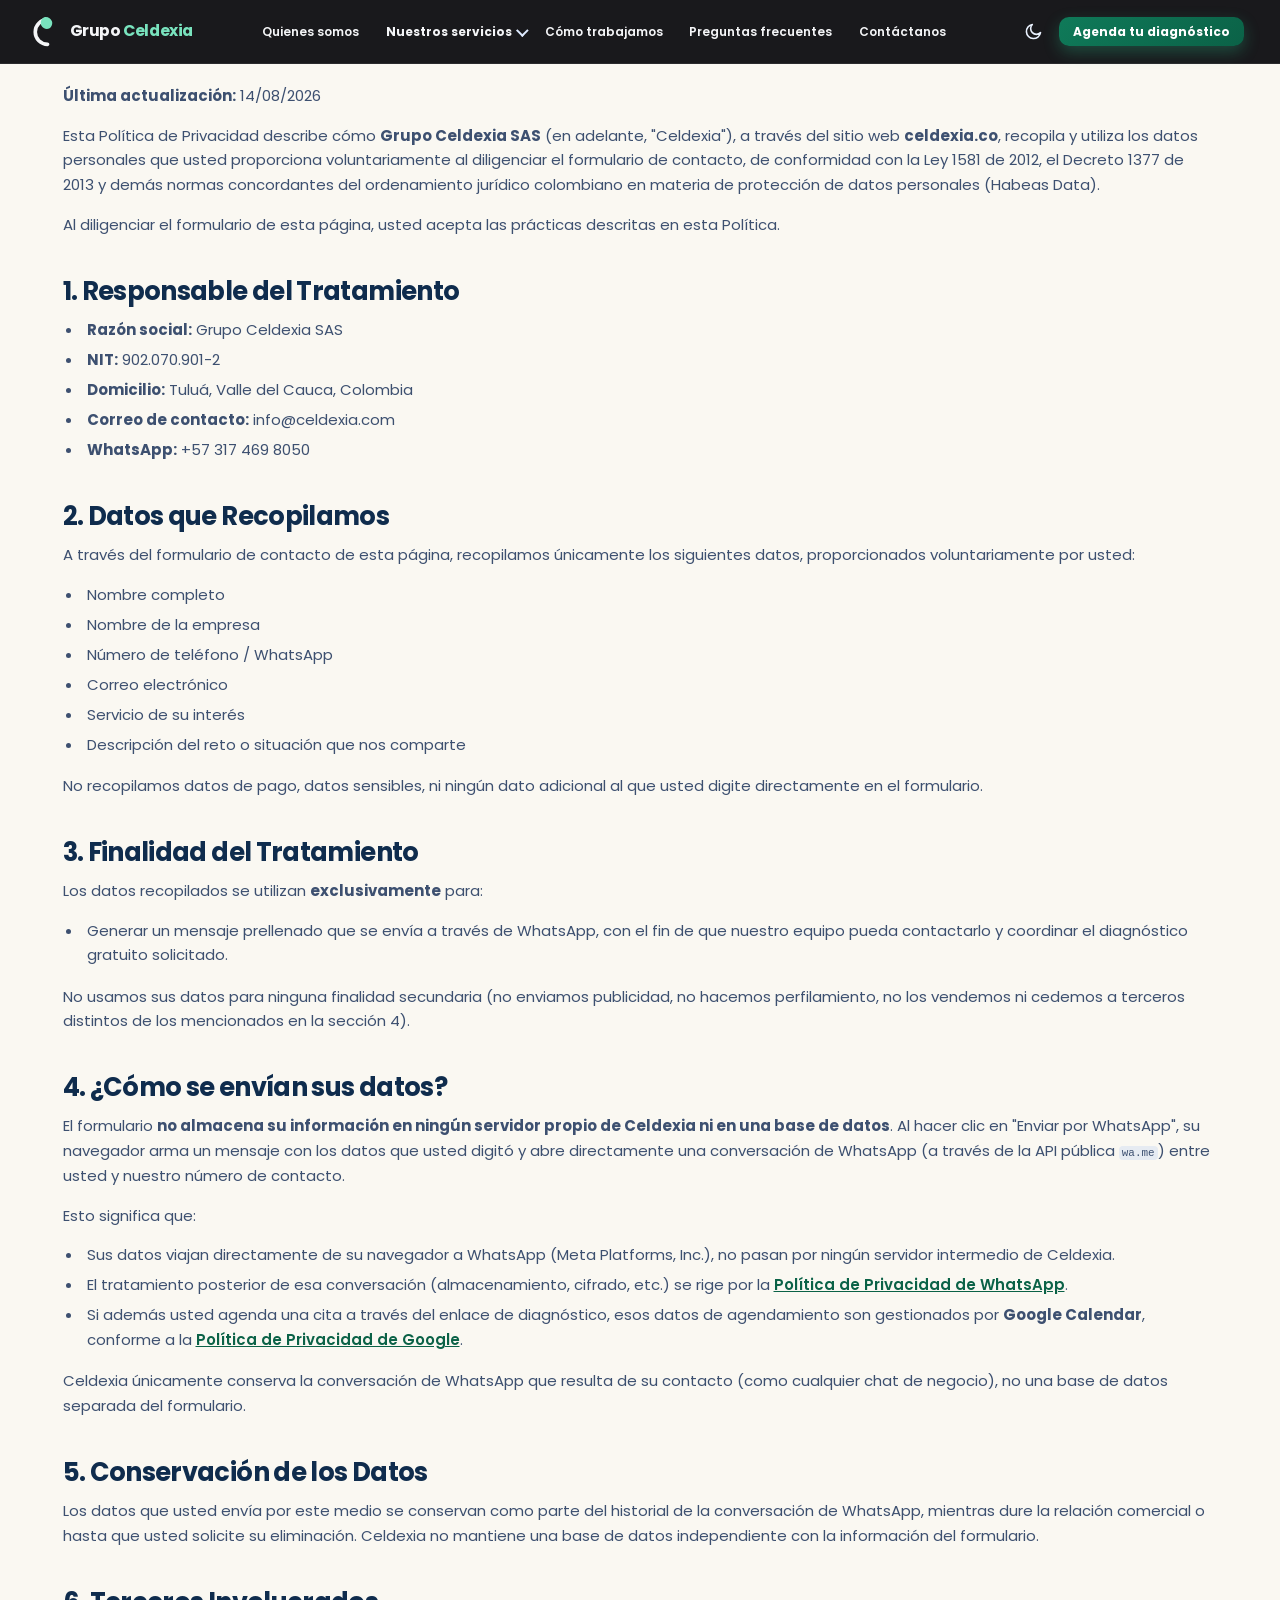
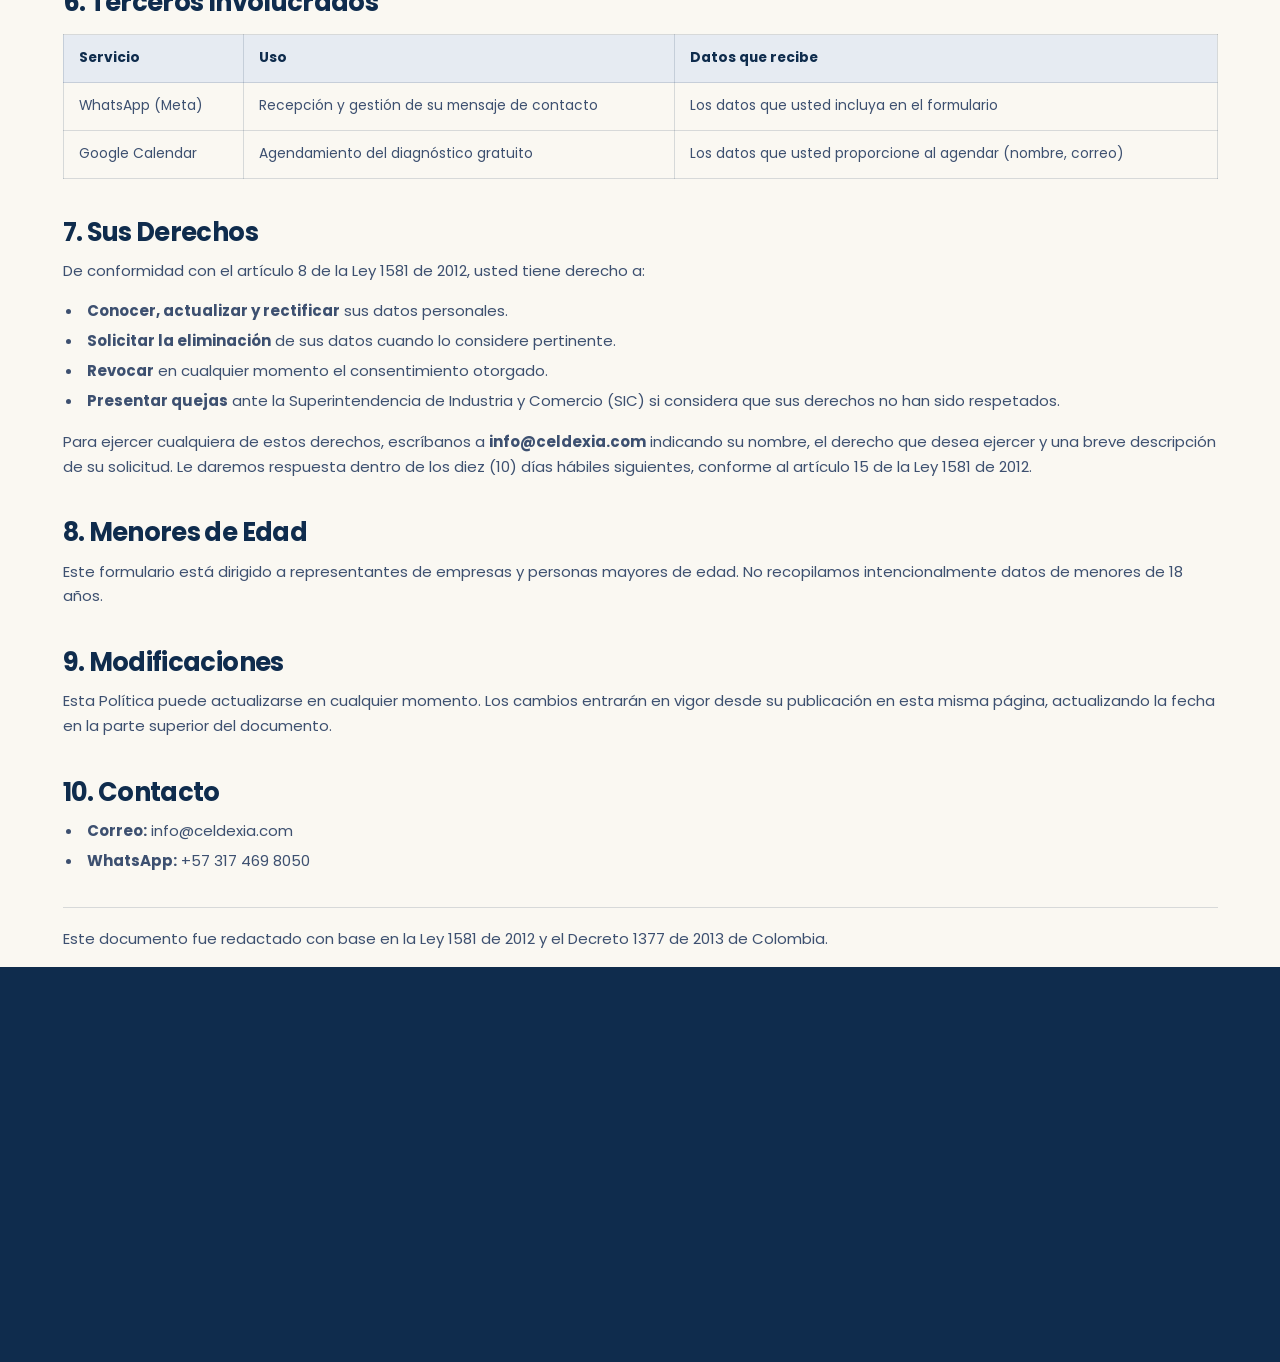
<file: privacidad.html>
<!DOCTYPE html>
<html lang="es">

<head>
  <meta charset="UTF-8">
  <meta name="viewport" content="width=device-width, initial-scale=1.0, viewport-fit=cover">
  <meta name="robots" content="index, follow">
  <meta name="theme-color" content="#0F2C4D">
  <meta name="description" content="Política de Privacidad de Grupo Celdexia SAS.">
  <meta name="author" content="Grupo Celdexia SAS">
  <title>Política de Privacidad | Grupo Celdexia SAS</title>
  <link rel="icon" href="favicon.svg" type="image/svg+xml">
  <link rel="manifest" href="site.webmanifest">
  <link rel="stylesheet" href="css/styles.css?v=privacy-2">
  <script src="js/privacy.js" defer></script>
</head>

<body>
  <a class="skip-link" href="#contenido-principal">Saltar al contenido principal</a>
  <div class="site-wrapper">
    <nav id="nav" aria-label="Navegación principal">
      <span class="scroll-progress" aria-hidden="true"></span>
      <a href="index.html" class="nav-logo" aria-label="Grupo Celdexia, inicio">
        <svg width="38" height="38" viewBox="0 0 40 40" fill="none" aria-hidden="true">
          <path d="M28 7 A13 13 0 1 0 28 33" stroke="#F4F5F7" stroke-width="3.8" stroke-linecap="round" />
          <path d="M27 4 C30 4 33 7 33 11 C33 14 30 17 27 17 C24 17 21 14 21 11 C21 7 24 4 27 4 Z" fill="#79E3BE" transform="rotate(-25 27 11)" />
        </svg>
        <span class="nav-logo-text">Grupo <span class="accent">Celdexia</span></span>
      </a>
      <ul class="nav-links" id="navLinks">
        <li><a href="index.html#quienes">Quienes somos</a></li>
        <li class="nav-services" id="navServices">
          <div class="nav-service-main">
            <a href="index.html#servicios" class="nav-service-link">Nuestros servicios</a>
            <button type="button" class="nav-caret-btn" aria-controls="navServiceOptions" aria-label="Mostrar u ocultar servicios" aria-expanded="false"><span class="nav-caret" aria-hidden="true">▾</span></button>
          </div>
          <div class="dept-row" id="navServiceOptions">
            <a class="dept-pill c" href="https://contable.celdexia.co/" target="_blank" rel="noopener noreferrer"><span class="dept-icon" aria-hidden="true">▦</span><span class="dept-title">Contabilidad</span><span class="dept-desc">Contabilidad mensual, declaración de renta, auditoría y asesoría tributaria para tu empresa.</span></a>
            <a class="dept-pill w" href="https://web.celdexia.co/" target="_blank" rel="noopener noreferrer"><span class="dept-icon" aria-hidden="true">⌘</span><span class="dept-title">Desarrollo web</span><span class="dept-desc">Páginas web, landing page y automatización con inteligencia artificial para tu negocio.</span></a>
            <a class="dept-pill a" href="https://www.celdexia.com/inicio" target="_blank" rel="noopener noreferrer"><span class="dept-icon" aria-hidden="true">✦</span><span class="dept-title">Academia</span><span class="dept-desc">Cursos de Excel, Power BI, IA y Google Sheets, con certificación y plantillas incluidas.</span></a>
          </div>
        </li>
        <li><a href="index.html#metodo">Cómo trabajamos</a></li>
        <li><a href="index.html#faq">Preguntas frecuentes</a></li>
        <li><a href="index.html#contacto">Contáctanos</a></li>
        <li class="mobile-nav-cta"><a href="https://calendar.app.google/tfaqs4YaaFquSDfQA" target="_blank" rel="noopener noreferrer" class="nav-cta">Agenda tu diagnóstico</a></li>
      </ul>
      <div class="nav-actions">
        <button class="theme-toggle" id="themeToggle" type="button" aria-label="Activar modo oscuro" aria-pressed="false"><span class="theme-toggle-icon" aria-hidden="true"></span></button>
        <a href="https://calendar.app.google/tfaqs4YaaFquSDfQA" target="_blank" rel="noopener noreferrer" class="nav-cta">Agenda tu diagnóstico</a>
      </div>
      <button class="burger" id="burger" aria-label="Menú" aria-expanded="false" aria-controls="navLinks"><span></span><span></span><span></span></button>
    </nav>

    <main id="contenido-principal" tabindex="-1">
      <article class="privacy-page wrap">
        <h1>Políticas de privacidad</h1>
        <p><strong>Última actualización:</strong> 14/08/2026</p>
        <p>Esta Política de Privacidad describe cómo <strong>Grupo Celdexia SAS</strong> (en adelante, "Celdexia"), a través del sitio web <strong>celdexia.co</strong>, recopila y utiliza los datos personales que usted proporciona voluntariamente al diligenciar el formulario de contacto, de conformidad con la Ley 1581 de 2012, el Decreto 1377 de 2013 y demás normas concordantes del ordenamiento jurídico colombiano en materia de protección de datos personales (Habeas Data).</p>
        <p>Al diligenciar el formulario de esta página, usted acepta las prácticas descritas en esta Política.</p>

        <h2>1. Responsable del Tratamiento</h2>
        <ul><li><strong>Razón social:</strong> Grupo Celdexia SAS</li><li><strong>NIT:</strong> 902.070.901-2</li><li><strong>Domicilio:</strong> Tuluá, Valle del Cauca, Colombia</li><li><strong>Correo de contacto:</strong> info@celdexia.com</li><li><strong>WhatsApp:</strong> +57 317 469 8050</li></ul>
        <h2>2. Datos que Recopilamos</h2>
        <p>A través del formulario de contacto de esta página, recopilamos únicamente los siguientes datos, proporcionados voluntariamente por usted:</p>
        <ul><li>Nombre completo</li><li>Nombre de la empresa</li><li>Número de teléfono / WhatsApp</li><li>Correo electrónico</li><li>Servicio de su interés</li><li>Descripción del reto o situación que nos comparte</li></ul>
        <p>No recopilamos datos de pago, datos sensibles, ni ningún dato adicional al que usted digite directamente en el formulario.</p>
        <h2>3. Finalidad del Tratamiento</h2>
        <p>Los datos recopilados se utilizan <strong>exclusivamente</strong> para:</p>
        <ul><li>Generar un mensaje prellenado que se envía a través de WhatsApp, con el fin de que nuestro equipo pueda contactarlo y coordinar el diagnóstico gratuito solicitado.</li></ul>
        <p>No usamos sus datos para ninguna finalidad secundaria (no enviamos publicidad, no hacemos perfilamiento, no los vendemos ni cedemos a terceros distintos de los mencionados en la sección 4).</p>
        <h2>4. ¿Cómo se envían sus datos?</h2>
        <p>El formulario <strong>no almacena su información en ningún servidor propio de Celdexia ni en una base de datos</strong>. Al hacer clic en "Enviar por WhatsApp", su navegador arma un mensaje con los datos que usted digitó y abre directamente una conversación de WhatsApp (a través de la API pública <code>wa.me</code>) entre usted y nuestro número de contacto.</p>
        <p>Esto significa que:</p>
        <ul><li>Sus datos viajan directamente de su navegador a WhatsApp (Meta Platforms, Inc.), no pasan por ningún servidor intermedio de Celdexia.</li><li>El tratamiento posterior de esa conversación (almacenamiento, cifrado, etc.) se rige por la <a href="https://www.whatsapp.com/legal/privacy-policy">Política de Privacidad de WhatsApp</a>.</li><li>Si además usted agenda una cita a través del enlace de diagnóstico, esos datos de agendamiento son gestionados por <strong>Google Calendar</strong>, conforme a la <a href="https://policies.google.com/privacy">Política de Privacidad de Google</a>.</li></ul>
        <p>Celdexia únicamente conserva la conversación de WhatsApp que resulta de su contacto (como cualquier chat de negocio), no una base de datos separada del formulario.</p>
        <h2>5. Conservación de los Datos</h2>
        <p>Los datos que usted envía por este medio se conservan como parte del historial de la conversación de WhatsApp, mientras dure la relación comercial o hasta que usted solicite su eliminación. Celdexia no mantiene una base de datos independiente con la información del formulario.</p>
        <h2>6. Terceros Involucrados</h2>
        <div class="privacy-table-wrap"><table><thead><tr><th>Servicio</th><th>Uso</th><th>Datos que recibe</th></tr></thead><tbody><tr><td>WhatsApp (Meta)</td><td>Recepción y gestión de su mensaje de contacto</td><td>Los datos que usted incluya en el formulario</td></tr><tr><td>Google Calendar</td><td>Agendamiento del diagnóstico gratuito</td><td>Los datos que usted proporcione al agendar (nombre, correo)</td></tr></tbody></table></div>
        <h2>7. Sus Derechos</h2>
        <p>De conformidad con el artículo 8 de la Ley 1581 de 2012, usted tiene derecho a:</p>
        <ul><li><strong>Conocer, actualizar y rectificar</strong> sus datos personales.</li><li><strong>Solicitar la eliminación</strong> de sus datos cuando lo considere pertinente.</li><li><strong>Revocar</strong> en cualquier momento el consentimiento otorgado.</li><li><strong>Presentar quejas</strong> ante la Superintendencia de Industria y Comercio (SIC) si considera que sus derechos no han sido respetados.</li></ul>
        <p>Para ejercer cualquiera de estos derechos, escríbanos a <strong>info@celdexia.com</strong> indicando su nombre, el derecho que desea ejercer y una breve descripción de su solicitud. Le daremos respuesta dentro de los diez (10) días hábiles siguientes, conforme al artículo 15 de la Ley 1581 de 2012.</p>
        <h2>8. Menores de Edad</h2>
        <p>Este formulario está dirigido a representantes de empresas y personas mayores de edad. No recopilamos intencionalmente datos de menores de 18 años.</p>
        <h2>9. Modificaciones</h2>
        <p>Esta Política puede actualizarse en cualquier momento. Los cambios entrarán en vigor desde su publicación en esta misma página, actualizando la fecha en la parte superior del documento.</p>
        <h2>10. Contacto</h2>
        <ul><li><strong>Correo:</strong> info@celdexia.com</li><li><strong>WhatsApp:</strong> +57 317 469 8050</li></ul>
        <hr>
        <p>Este documento fue redactado con base en la Ley 1581 de 2012 y el Decreto 1377 de 2013 de Colombia.</p>
      </article>
    </main>

    <footer>
      <div class="ft">
        <div class="ft-top">
          <div class="ft-brand"><div class="ft-logo"><svg width="34" height="34" viewBox="0 0 40 40" fill="none" aria-hidden="true"><path d="M28 7 A13 13 0 1 0 28 33" stroke="#FFFFFF" stroke-width="3.8" stroke-linecap="round" /><path d="M27 4 C30 4 33 7 33 11 C33 14 30 17 27 17 C24 17 21 14 21 11 C21 7 24 4 27 4 Z" fill="#27B585" transform="rotate(-25 27 11)" /></svg><div class="ft-name">Grupo <span class="accent">Celdexia</span><small>SAS · CONTABILIDAD · WEB · DATOS</small></div></div><p class="ft-tagline"><span class="ft-tagline-pill"><strong>Firma boutique colombiana.</strong></span><br><br>Ayudamos a empresas a tener orden contable, automatizar lo que les roba tiempo y tomar decisiones con datos claros. Una sola firma para todo.</p></div>
          <div class="ft-col"><h3>La firma</h3><ul><li><a href="index.html#quienes">Quiénes somos</a></li><li><a href="index.html#casos">Casos de uso</a></li><li><a href="index.html#metodo">Cómo trabajamos</a></li><li><a href="index.html#faq">Preguntas frecuentes</a></li></ul></div>
          <div class="ft-col"><h3>Servicios</h3><ul><li><a href="https://contable.celdexia.co/" target="_blank" rel="noopener noreferrer">Celdexia Contable ↗</a></li><li><a href="https://web.celdexia.co/" target="_blank" rel="noopener noreferrer">Celdexia Web ↗</a></li><li><a href="https://www.celdexia.com/inicio" target="_blank" rel="noopener noreferrer">Celdexia Academy ↗</a></li></ul></div>
          <div class="ft-col"><h3>Contacto</h3><ul><li><a href="https://wa.me/573174698050" target="_blank" rel="noopener noreferrer">+57 317 469 8050</a></li><li><a href="mailto:info@celdexia.com">info@celdexia.com</a></li></ul></div>
        </div>
        <div class="ft-bot"><p>© 2026 <strong>Grupo Celdexia SAS</strong> · NIT 902.070.901-2 · <a href="privacidad.html">Política de Privacidad</a> · Todos los derechos reservados.</p><p class="ft-service-area">Tuluá · Valle del Cauca · Colombia · Presencia nacional | Servimos toda Colombia: Bogotá, Medellín, Cali, Barranquilla, Cartagena y más.</p></div>
      </div>
    </footer>
  </div>
</body>
</html>
</file>
<file: css/styles.css>
@font-face{
  font-family:'Poppins';
  font-style:normal;
  font-weight:400;
  font-display:swap;
  src:url('../assets/fonts/poppins-400-latin.woff2') format('woff2');
}

@font-face{
  font-family:'Poppins';
  font-style:normal;
  font-weight:600;
  font-display:swap;
  src:url('../assets/fonts/poppins-600-latin.woff2') format('woff2');
}

@font-face{
  font-family:'Poppins';
  font-style:normal;
  font-weight:700;
  font-display:swap;
  src:url('../assets/fonts/poppins-700-latin.woff2') format('woff2');
}

@media (prefers-reduced-motion: reduce){
  *,*::before,*::after{
    animation-duration:.01ms!important;
    transition-duration:.01ms!important;
  }
}

*,*::before,*::after{margin:0;padding:0;box-sizing:border-box}
*{scrollbar-width:thin;scrollbar-color:rgba(15,44,77,.25) transparent}
*::-webkit-scrollbar{width:8px;height:8px}
*::-webkit-scrollbar-thumb{background:rgba(15,44,77,.25);border-radius:8px}
*::-webkit-scrollbar-track{background:transparent}

:root{
  /* ─── Paleta oficial Grupo Celdexia SAS ─── */
  --navy:#0F2C4D;
  --navy-2:#173453;
  --navy-3:#1E3D63;
  --navy-soft:#E6EBF2;

  --green:#0F7A59;
  --green-deep:#0B6247;
  --green-darker:#0A5A42;
  --green-soft:#E5F7F0;
  --green-soft-2:#D1F0E3;

  /* Alias: el botón primario y acciones usan VERDE (color marca) */
  --blue:#0F7A59;
  --blue-deep:#0B6247;
  --blue-soft:#E5F7F0;
  --blue-mid:#34D399;

  /* Acentos por división */
  --indigo:#1E63E9;          /* Web */
  --indigo-soft:#E8F0FF;
  --indigo-deep:#0F4DC9;
  --purple:#5E4FB8;          /* Academy */
  --purple-soft:#EBE8F7;
  --purple-deep:#473A95;

  /* Fondo crema/off-white de la marca */
  --bg:#FAF8F2;
  --bg-2:#F2EFE6;
  --surface:#FFFFFF;
  --surface-elevated:#FFFFFF;
  --nav-bg:#19191C;
  --nav-link:#F4F5F7;
  --nav-link-hover-bg:#0F2C4D;
  --nav-active-bg:#0F4A35;

  /* Tipografía */
  --ink:#0F2C4D;
  --ink-2:#3D5070;
  --muted:#6B7A92;
  --line:rgba(15,44,77,.09);
  --line-2:rgba(15,44,77,.15);

  --shadow-sm:0 1px 2px rgba(15,44,77,.04),0 1px 3px rgba(15,44,77,.06);
  --shadow-md:0 4px 12px rgba(15,44,77,.06),0 2px 4px rgba(15,44,77,.05);
  --shadow-lg:0 18px 48px rgba(15,44,77,.10),0 4px 16px rgba(15,44,77,.06);
  --shadow-xl:0 32px 80px rgba(15,44,77,.14),0 8px 24px rgba(15,44,77,.08);

  /* Hover glow cards */
  --glow-border:rgba(39,181,133,.42);
  --glow-border-strong:rgba(39,181,133,.68);
  --glow-shadow:0 18px 38px rgba(15,44,77,.12),0 0 0 1px rgba(39,181,133,.12),0 0 18px rgba(39,181,133,.12);
  --glow-shadow-soft:0 14px 30px rgba(15,44,77,.10),0 0 0 1px rgba(39,181,133,.08);

  --r-sm:10px;
  --r-md:14px;
  --r-lg:20px;
  --r-xl:28px;

  --tap:44px;
  --site-max:1320px;

  --font-display:'Poppins',system-ui,sans-serif;
  --font-body:'Poppins',system-ui,sans-serif;
}

body.dark-mode{
  --navy:#EAF2FF;
  --navy-2:#DDEAFF;
  --navy-3:#BFD4F5;
  --navy-soft:#19314D;

  --green:#38D99B;
  --green-deep:#1F9D72;
  --green-darker:#79E3BE;
  --green-soft:#123B2D;
  --green-soft-2:#174A38;

  --blue:#0F7A59;
  --blue-deep:#0B6247;
  --blue-soft:#123B2D;
  --blue-mid:#6EE7B7;

  --indigo:#8FB4FF;
  --indigo-soft:#172C55;
  --indigo-deep:#B8CBFF;
  --purple:#B9ACFF;
  --purple-soft:#302A57;
  --purple-deep:#D2CBFF;

  --bg:#13172E;
  --bg-2:#171D38;
  --surface:#101F31;
  --surface-elevated:#15263A;
  --nav-bg:#07111D;
  --nav-link:#F4F8FF;
  --nav-link-hover-bg:#173453;
  --nav-active-bg:#105E43;

  --ink:#EAF2FF;
  --ink-2:#C5D3E6;
  --muted:#9DAEC4;
  --line:rgba(234,242,255,.12);
  --line-2:rgba(234,242,255,.22);

  --shadow-sm:0 1px 2px rgba(0,0,0,.22),0 1px 3px rgba(0,0,0,.18);
  --shadow-md:0 4px 12px rgba(0,0,0,.25),0 2px 4px rgba(0,0,0,.18);
  --shadow-lg:0 18px 48px rgba(0,0,0,.34),0 4px 16px rgba(0,0,0,.22);
  --shadow-xl:0 32px 80px rgba(0,0,0,.42),0 8px 24px rgba(0,0,0,.26);

  --glow-border:rgba(57,224,159,.55);
  --glow-border-strong:rgba(57,224,159,.85);
  --glow-shadow:0 18px 38px rgba(0,0,0,.28),0 0 0 1px rgba(57,224,159,.22),0 0 18px rgba(57,224,159,.28);
  --glow-shadow-soft:0 14px 30px rgba(0,0,0,.20),0 0 0 1px rgba(57,224,159,.14);

  color-scheme:dark;
}

html{
  scroll-behavior:smooth;
  scroll-padding-top:96px;
  -webkit-text-size-adjust:100%;
  text-size-adjust:100%;
  font-size:93.75%;
}

body{
  font-family:var(--font-body);
  background:var(--bg);
  color:var(--ink);
  line-height:1.65;
  overflow-x:hidden;
  -webkit-font-smoothing:antialiased;
  font-feature-settings:'cv11','ss01';
}

/* ─── Página de Política de Privacidad ─── */
.privacy-page{
  max-width:900px;
  padding-top:14rem;
  padding-bottom:10rem;
}
.privacy-page h1{font-size:clamp(2rem,4vw,3.2rem);margin-bottom:2rem}
.privacy-page h2{font-size:clamp(1.25rem,2.5vw,1.7rem);margin:2.6rem 0 .85rem}
.privacy-page p{margin:0 0 1rem;color:var(--ink-2)}
.privacy-page ul{padding-left:1.35rem;margin:0 0 1.1rem;color:var(--ink-2)}
.privacy-page li{padding-left:.25rem;margin:.35rem 0}
.privacy-page a{color:var(--green-deep);font-weight:600}
.privacy-page code{font-size:.9em;background:var(--navy-soft);padding:.1em .3em;border-radius:4px}
.privacy-page hr{border:0;border-top:1px solid var(--line-2);margin:2.2rem 0 1.3rem}
.privacy-table-wrap{overflow-x:auto;margin:1.2rem 0 1.4rem}
.privacy-page table{width:100%;min-width:620px;border-collapse:collapse;color:var(--ink-2);font-size:.92rem}
.privacy-page th,.privacy-page td{padding:.8rem 1rem;border:1px solid var(--line-2);text-align:left;vertical-align:top}
.privacy-page th{background:var(--navy-soft);color:var(--navy);font-weight:700}
body.dark-mode .privacy-page a{color:var(--green-darker)}
/* Títulos: 1pt adicional menos (acumula -2pt total) */
h1,h2,h3,h4,h5{font-family:var(--font-display);line-height:1.12;letter-spacing:-.025em;color:var(--navy);font-size:.93em}
img{max-width:100%;display:block}
a{color:inherit}
button{font-family:inherit}

/* Foco visible para navegación con teclado */
:where(a,button,input,select,textarea,[tabindex]):focus-visible{
  outline:3px solid #7DE8C0;
  outline-offset:3px;
}
body.keyboard-nav :where(a,button,input,select,textarea,[tabindex]):focus{
  outline:3px solid #7DE8C0;
  outline-offset:3px;
}
.skip-link{
  position:fixed;
  top:1rem;
  left:1rem;
  z-index:3000;
  padding:.7rem 1rem;
  border-radius:var(--r-md);
  background:#7DE8C0;
  color:#0F2C4D;
  font-weight:700;
  text-decoration:none;
  transform:translateY(-150%);
  transition:transform .2s ease;
}
.skip-link:focus,.skip-link:focus-visible{
  transform:translateY(0);
  outline:3px solid #fff;
  outline-offset:3px;
}

/* ─── Wrapper unificado, sin bordes laterales que corten secciones ─── */
.site-wrapper{
  width:100%;
  min-width:0;
  background:var(--bg);
  position:relative;
  overflow-x:hidden;
}

body.dark-mode .scard,
body.dark-mode .caso,
body.dark-mode .feat,
body.dark-mode .gar,
body.dark-mode .ind,
body.dark-mode .cf,
body.dark-mode .cp-opt,
body.dark-mode .cp-input,
body.dark-mode input,
body.dark-mode select,
body.dark-mode textarea{
  background:var(--surface-elevated);
  color:var(--ink);
}
body.dark-mode .dept-row{
  background:var(--surface-elevated);
}
body.dark-mode input::placeholder,
body.dark-mode textarea::placeholder{
  color:var(--muted);
}

section{
  width:100%;
  max-width:100%;
  background-size:cover;
  background-position:center;
  background-repeat:no-repeat;
  overflow-x:clip;
  position:relative;
  scroll-margin-top:96px;
}

#quienes,#casos,#servicios,#metodo,#garantias,#indicadores,#faq,#contacto,footer{
  content-visibility:auto;
  contain-intrinsic-size:auto 760px;
}

.wrap{max-width:1200px;margin:0 auto;padding:0 1.5rem;width:100%}

/* ─── Etiqueta superior (pre-headline) ─── */
.eyebrow{
  display:inline-flex;
  align-items:center;
  gap:.55rem;
  font-size:.72rem;
  font-weight:700;
  letter-spacing:.18em;
  text-transform:uppercase;
  color:var(--blue);
  margin-bottom:1rem;
}
.eyebrow::before{
  content:'';
  width:24px;height:2px;
  background:var(--blue);
  border-radius:2px;
}

/* ═══════════════════════════════════════════════════════════
   BOTONES · Diseño unificado "Diagnóstico Gratuito"
═══════════════════════════════════════════════════════════ */
.btn{
  display:inline-flex;
  align-items:center;
  justify-content:center;
  gap:.5rem;
  font-family:var(--font-display);
  font-weight:700;
  font-size:.92rem;
  letter-spacing:-.01em;
  padding:.95rem 1.7rem;
  border-radius:var(--r-md);
  text-decoration:none;
  cursor:pointer;
  border:none;
  min-height:var(--tap);
  transition:transform .22s cubic-bezier(.22,1,.36,1),box-shadow .22s,background .22s,color .22s,border-color .22s;
  white-space:nowrap;
  -webkit-tap-highlight-color:transparent;
  position:relative;
  overflow:hidden;
}
.btn-full{width:100%}
.btn.is-sending{background:#1F9D72}

/* Botón primario "Diagnóstico Gratuito" — SIEMPRE igual en toda la web */
.btn-primary,
a.btn-primary,
button.btn-primary{
  background:linear-gradient(135deg,var(--blue) 0%,var(--blue-deep) 100%);
  color:#fff;
  box-shadow:0 8px 20px rgba(39,181,133,.32),inset 0 1px 0 rgba(255,255,255,.18);
}
.btn-primary:hover,
.btn-primary:active,
.btn-primary:focus-visible{
  transform:translateY(-2px);
  box-shadow:0 14px 32px rgba(39,181,133,.42),inset 0 1px 0 rgba(255,255,255,.22);
  color:#fff;
}

.btn-ghost{
  background:transparent;
  color:var(--navy);
  border:1.5px solid var(--line-2);
}
.btn-ghost:hover,.btn-ghost:active{
  border-color:var(--navy);
  background:rgba(15,44,77,.04);
  transform:translateY(-2px);
}

/* ═══════════════════════════════════════════════════════════
   NAVBAR · Coherente con el resto de la web
═══════════════════════════════════════════════════════════ */
nav{
  position:fixed;
  top:0;left:0;
  width:100%;
  z-index:1000;
  background:var(--nav-bg);
  backdrop-filter:saturate(180%) blur(20px);
  -webkit-backdrop-filter:saturate(180%) blur(20px);
  border-bottom:1px solid rgba(255,255,255,.08);
  padding:0 1.4rem;
  height:64px;
  display:grid;
  grid-template-columns:auto minmax(0,1fr) auto auto;
  align-items:center;
  gap:1rem;
  transition:background .3s,border-color .3s,box-shadow .3s;
}
@keyframes scrollProgress{
  from{transform:scaleX(0)}
  to{transform:scaleX(1)}
}
.scroll-progress{
  position:absolute;
  top:0;
  left:0;
  width:100%;
  height:3px;
  background:linear-gradient(90deg,#79E3BE,#34D399,#1E63E9);
  transform:scaleX(0);
  transform-origin:left center;
  animation:scrollProgress linear both;
  animation-timeline:scroll();
  z-index:2;
}
nav.scrolled{
  background:var(--nav-bg);
  border-bottom-color:rgba(255,255,255,.08);
  box-shadow:0 1px 0 rgba(255,255,255,.05),0 6px 24px rgba(0,0,0,.18);
}

.nav-logo{
  display:flex;align-items:center;gap:.7rem;
  text-decoration:none;color:var(--nav-link);
  flex-shrink:0;
}
.nav-logo svg{flex-shrink:0}
.nav-logo-text{
  font-family:var(--font-display);
  font-size:1.05rem;
  font-weight:800;
  letter-spacing:-.025em;
  line-height:1.05;
  white-space:nowrap;
}
.nav-logo-text small{
  display:block;
  font-size:.62rem;
  font-weight:600;
  letter-spacing:.18em;
  color:rgba(244,245,247,.62);
  margin-top:1px;
}
.nav-logo-text .accent{color:#79E3BE}

.nav-links{
  display:flex;align-items:center;gap:.15rem;
  list-style:none;
  flex-wrap:nowrap;
  min-width:0;
  justify-content:center;
}
.nav-links > li{display:flex;align-items:center;position:relative}
.nav-links > li:last-child{min-width:0}
.nav-links > li > a{
  text-decoration:none;
  font-size:.8rem;
  font-weight:600;
  padding:.5rem .75rem;
  border-radius:10px;
  border:1px solid transparent;
  transition:background-color .2s,color .2s,border-color .2s,box-shadow .2s;
  color:var(--nav-link);
  white-space:nowrap;
}
.nav-links > li > a:hover{background:var(--nav-link-hover-bg);color:#FFFFFF}
.nav-links > li > a:focus-visible,
.nav-services:focus-within .nav-service-link{
  border:1px solid rgba(121,227,190,.72);
  background:var(--nav-active-bg);
  color:#fff;
  box-shadow:inset 0 0 0 1px rgba(255,255,255,.06);
}

.nav-services > a{
  display:inline-flex;
  align-items:center;
  gap:.35rem;
  font-weight:700;
}

.nav-service-main{
  display:inline-flex;
  align-items:center;
  gap:.05rem;
}

.nav-service-link{
  display:inline-flex;
  align-items:center;
  gap:.42rem;
  text-decoration:none;
  font-size:.8rem;
  font-weight:700;
  padding:.5rem .15rem .5rem .75rem;
  border-radius:10px;
  border:1px solid transparent;
  transition:background-color .2s,color .2s,border-color .2s,box-shadow .2s;
  color:var(--nav-link);
  white-space:nowrap;
}
.nav-service-link::after{
  content:'';
  width:.58rem;
  height:.58rem;
  border-right:2px solid #DDEAFF;
  border-bottom:2px solid #DDEAFF;
  transform:translateY(-1px) rotate(45deg);
  transition:transform .2s ease,border-color .2s ease;
  flex:0 0 auto;
}
.nav-services:hover .nav-service-link::after,
.nav-services:focus-within .nav-service-link::after{
  border-color:#79E3BE;
  transform:translateY(0) rotate(45deg);
}
.nav-service-link:hover{background:var(--nav-link-hover-bg);color:#FFFFFF}

.nav-caret-btn{
  display:none;
  align-items:center;
  justify-content:center;
  background:transparent;
  border:0;
  color:#fff;
  cursor:pointer;
  padding:.2rem;
  min-width:1.55rem;
  min-height:1.55rem;
  -webkit-tap-highlight-color:transparent;
}

.nav-caret{
  display:inline-flex;
  align-items:center;
  justify-content:center;
  width:.72rem;
  height:.72rem;
  border-radius:0;
  background:transparent;
  border-right:2px solid #DDEAFF;
  border-bottom:2px solid #DDEAFF;
  font-size:0;
  line-height:0;
  opacity:1;
  color:#fff;
  transform:rotate(45deg) translateY(-2px);
  transition:transform .2s ease,border-color .2s ease;
  box-shadow:none;
}

.nav-links > li.mobile-nav-cta{display:none}

.nav-services:hover .nav-caret,
.nav-services:focus-within .nav-caret{
  border-color:#79E3BE;
  transform:rotate(225deg) translate(-1px,-1px);
}

.nav-actions{
  display:flex;
  align-items:center;
  justify-content:flex-end;
  gap:.6rem;
}
.theme-toggle{
  width:34px;
  height:34px;
  border-radius:999px;
  border:0;
  background:transparent;
  color:#fff;
  cursor:pointer;
  display:inline-flex;
  align-items:center;
  justify-content:center;
  box-shadow:none;
  transition:background .2s,border-color .2s,transform .2s,box-shadow .2s;
}
.theme-toggle:hover,.theme-toggle:focus-visible{
  background:rgba(255,255,255,.08);
  outline:2px solid rgba(121,227,190,.42);
  outline-offset:2px;
  transform:translateY(-1px);
  box-shadow:none;
}
.theme-toggle-icon{
  width:20px;
  height:20px;
  display:block;
  background-color:transparent;
  background-image:url("data:image/svg+xml,%3Csvg xmlns='http://www.w3.org/2000/svg' width='20' height='20' viewBox='0 0 24 24' fill='none' stroke='%23EAF2FF' stroke-width='1.9' stroke-linecap='round' stroke-linejoin='round'%3E%3Cpath d='M21 12.8A8.5 8.5 0 1 1 11.2 3a6.7 6.7 0 0 0 9.8 9.8Z'/%3E%3C/svg%3E");
  background-position:center;
  background-repeat:no-repeat;
  background-size:20px 20px;
  transition:transform .2s,filter .2s;
}
body.dark-mode .theme-toggle-icon{
  background-color:transparent;
  background-image:url("data:image/svg+xml,%3Csvg xmlns='http://www.w3.org/2000/svg' width='20' height='20' viewBox='0 0 24 24' fill='none' stroke='%23FDE68A' stroke-width='1.9' stroke-linecap='round' stroke-linejoin='round'%3E%3Ccircle cx='12' cy='12' r='4.2'/%3E%3Cpath d='M12 2.8v2.1M12 19.1v2.1M4.9 4.9l1.5 1.5M17.6 17.6l1.5 1.5M2.8 12h2.1M19.1 12h2.1M4.9 19.1l1.5-1.5M17.6 6.4l1.5-1.5'/%3E%3C/svg%3E");
  transform:none;
}
.nav-cta{
  display:inline-flex;
  align-items:center;
  justify-content:center;
  background:linear-gradient(135deg,var(--blue) 0%,var(--blue-deep) 100%);
  color:#fff;
  text-decoration:none;
  padding:.52rem .95rem;
  border-radius:10px;
  font-weight:700;
  font-size:.8rem;
  line-height:1.15;
  max-width:none;
  min-width:0;
  text-align:center;
  white-space:nowrap;
  overflow-wrap:normal;
  box-shadow:0 6px 16px rgba(39,181,133,.32);
}
.nav-cta:hover{
  transform:translateY(-1px);
  box-shadow:0 10px 22px rgba(39,181,133,.42);
}

.dept-row{display:flex;gap:.3rem;align-items:center}
.nav-services .dept-row{
  position:absolute;
  top:calc(100% - .2rem);
  left:50%;
  transform:translateX(-50%) translateY(-8px);
  display:grid;
  gap:0;
  width:330px;
  min-width:330px;
  padding:0;
  background:var(--surface);
  border:1px solid var(--line-2);
  border-radius:16px;
  box-shadow:0 18px 42px rgba(15,44,77,.16),0 4px 14px rgba(15,44,77,.08);
  overflow:hidden;
  opacity:0;
  visibility:hidden;
  pointer-events:none;
  transition:opacity .2s ease,transform .2s ease,visibility .2s ease;
  z-index:20;
}
.nav-services:hover .dept-row,
.nav-services:focus-within .dept-row{
  opacity:1;
  visibility:visible;
  pointer-events:auto;
  transform:translateX(-50%) translateY(0);
}
.nav-services .dept-row .dept-pill{
  width:100%;
  justify-content:flex-start;
  text-align:left;
}
.dept-pill{
  font-family:var(--font-body);
  font-size:.82rem;
  font-weight:600;
  padding:1rem 1.1rem;
  border-radius:0;
  text-decoration:none;
  transition:background .2s,color .2s;
  white-space:normal;
  display:grid;
  grid-template-columns:34px minmax(0,1fr);
  grid-template-rows:auto auto;
  gap:.3rem .75rem;
  align-items:start;
  line-height:1.25;
  cursor:pointer;
  border:0;
  border-bottom:1px solid var(--line);
  background:transparent;
  color:var(--navy);
}
.dept-pill:last-child{border-bottom:0}
.nav-services .dept-row .dept-pill::before{display:none}
.dept-icon{
  grid-row:1 / span 2;
  width:34px;
  height:34px;
  display:flex;
  align-items:center;
  justify-content:center;
  border-radius:10px;
  background:var(--green-soft);
  color:var(--green-deep);
  font-size:1.35rem;
  line-height:1;
}
.dept-title{font-size:.95rem;font-weight:800;color:var(--navy)}
.dept-desc{font-size:.76rem;font-weight:500;line-height:1.45;color:var(--ink-2)}
.dept-pill.c .dept-title{color:var(--green-deep)}
.dept-pill.w .dept-title{color:var(--indigo-deep)}
.dept-pill.a .dept-title{color:var(--purple-deep)}
.dept-pill.c .dept-icon{background:var(--green-soft);color:var(--green-deep)}
.dept-pill.w .dept-icon{background:var(--indigo-soft);color:var(--indigo-deep)}
.dept-pill.a .dept-icon{background:var(--purple-soft);color:var(--purple-deep)}
.dept-pill.c:hover,.dept-pill.c:focus-visible{background:var(--green-soft)}
.dept-pill.w:hover,.dept-pill.w:focus-visible{background:var(--indigo-soft)}
.dept-pill.a:hover,.dept-pill.a:focus-visible{background:var(--purple-soft)}

.burger{
  display:none;
  flex-direction:column;
  cursor:pointer;gap:5px;
  padding:.6rem;
  min-width:var(--tap);min-height:var(--tap);
  justify-content:center;align-items:center;
  background:none;border:none;
  flex-shrink:0;
}
.burger span{
  width:22px;height:2px;
  background:#F4F5F7;
  transition:transform .3s,opacity .3s;
  display:block;border-radius:2px;
}
.burger.open span:nth-child(1){transform:rotate(45deg) translate(5px,5px)}
.burger.open span:nth-child(2){opacity:0;transform:scaleX(0)}
.burger.open span:nth-child(3){transform:rotate(-45deg) translate(5px,-5px)}

/* ═══════════════════════════════════════════════════════════
   FADE-IN observador
═══════════════════════════════════════════════════════════ */
.fade-up{opacity:1;transform:none;transition:opacity .7s ease,transform .7s ease}
.js .fade-up{opacity:0;transform:translateY(20px)}
.fade-up.vis{opacity:1;transform:translateY(0)}


/* ═══════════════════════════════════════════════════════════
   HERO · ATENCIÓN (AIDA - A)
═══════════════════════════════════════════════════════════ */
#hero{
  position:relative;
  padding:200px 0 100px;
  background:var(--bg);
  overflow:hidden;
}
#hero::before{
  content:'';
  position:absolute;
  inset:0;
  background-image:radial-gradient(circle at 1px 1px,rgba(15,44,77,.06) 1px,transparent 0);
  background-size:32px 32px;
  mask-image:radial-gradient(ellipse at top right,#000 20%,transparent 70%);
  -webkit-mask-image:radial-gradient(ellipse at top right,#000 20%,transparent 70%);
  opacity:.55;
  pointer-events:none;
}

.hero-in{
  max-width:1200px;
  margin:0 auto;
  padding:0 1.5rem;
  display:flex;
  flex-direction:column;
  align-items:center;
  text-align:center;
  position:relative;
  z-index:2;
}

.hero-h1{
  display:block;
  width:100%;
  max-width:34ch;
  margin:0 auto 1.45rem;
  font-size:clamp(1.95rem,3.35vw,3rem);
  font-weight:800;
  letter-spacing:-.03em;
  line-height:.98;
  color:var(--navy);
  text-align:center;
  text-wrap:balance;
}
.hero-h1-line{display:block}
.hero-h1 .grad{
  color:var(--green);
  display:inline-block;
  position:relative;
}
.hero-h1 .grad::after{
  content:'';
  position:absolute;
  left:0;right:0;bottom:-6px;
  height:3px;
  background:var(--green);
  border-radius:3px;
  opacity:.35;
}

.hero-sub{
  max-width:980px;
  font-size:clamp(1.05rem,1.45vw,1.2rem);
  color:var(--ink-2);
  line-height:1.68;
  font-weight:400;
  margin-bottom:1.8rem;
  margin-left:auto;
  margin-right:auto;
  text-wrap:balance;
}

.hero-btns{
  display:flex;
  gap:1rem;
  flex-wrap:wrap;
  margin-bottom:1.9rem;
  justify-content:center;
}

.hero-divider{
  width:100%;
  height:1px;
  margin:0 auto 1.85rem;
  background:linear-gradient(90deg,transparent,rgba(15,44,77,.18),transparent);
  opacity:.52;
}

.hero-metrics{
  display:grid;
  grid-template-columns:repeat(3,minmax(0,1fr));
  gap:.55rem;
  width:100%;
  max-width:760px;
  margin:0 auto;
}
.hero-metric{
  background:rgba(255,255,255,.52);
  border:1px solid rgba(15,44,77,.08);
  border-radius:var(--r-lg);
  padding:.9rem .75rem;
  text-align:center;
  box-shadow:var(--shadow-sm);
}
body.dark-mode .hero-metric{
  background:linear-gradient(180deg,#1A2242 0%,#161C38 100%);
  border-color:rgba(255,255,255,.12);
  box-shadow:0 14px 28px rgba(0,0,0,.18);
}
.hero-metric .num{
  font-family:var(--font-display);
  font-size:1.45rem;
  font-weight:800;
  line-height:1;
  letter-spacing:-.03em;
  color:var(--navy);
  margin-bottom:.18rem;
}
body.dark-mode .hero-metric .num{color:#F8FAFC}
.hero-metric .lab{
  font-size:.78rem;
  line-height:1.42;
  color:var(--muted);
  font-weight:500;
}
body.dark-mode .hero-metric .lab{color:#C6D0E5}

/* .trust-item - removed */

/* .hv-img - removed */
/* .hv-chip - removed */

/* ═══════════════════════════════════════════════════════════
   QUIÉNES SOMOS · INTERÉS (AIDA - I)
═══════════════════════════════════════════════════════════ */
#quienes{
  padding:110px 0 100px;
  background:var(--bg);
  position:relative;
}
.q-grid{
  display:grid;
  grid-template-columns:minmax(0,1.28fr) minmax(0,.72fr);
  gap:4rem;
  align-items:stretch;
}
.q-text h2{
  font-size:clamp(1.9rem,3.8vw,2.7rem);
  font-weight:800;
  margin-bottom:1.2rem;
}
.q-text p{
  font-size:1rem;
  color:var(--ink-2);
  line-height:1.8;
  margin-bottom:1rem;
}
.q-text{
  display:flex;
  flex-direction:column;
  justify-content:flex-start;
  height:100%;
}

.feats{display:flex;flex-direction:column;gap:.8rem;height:100%}
.feat{
  display:flex;
  align-items:flex-start;
  gap:1rem;
  padding:1.1rem 1.15rem;
  min-height:104px;
  background:var(--surface);
  border-radius:var(--r-md);
  border:1px solid var(--line);
  transition:transform .3s,box-shadow .3s,border-color .3s;
}
.feat:hover{
  transform:translateY(-3px);
  box-shadow:var(--shadow-md);
  border-color:var(--line-2);
}
.feat-ico{
  width:44px;height:44px;
  min-width:44px;
  background:linear-gradient(135deg,var(--green-soft) 0%,#fff 100%);
  border:1px solid var(--line);
  border-radius:12px;
  display:flex;align-items:center;justify-content:center;
  font-size:1.15rem;
  color:var(--green-deep);
}
.feat h3{
  max-width:none;
  white-space:nowrap;
  font-size:.9rem;
  font-weight:700;
  margin-bottom:.25rem;
  color:var(--navy);
}
.feat p{
  max-width:none;
  font-size:.85rem;
  color:var(--muted);
  line-height:1.55;
  margin:0;
}

/* ═══════════════════════════════════════════════════════════
   SERVICIOS · DESEO (AIDA - D) · Cards rediseñadas
═══════════════════════════════════════════════════════════ */
#servicios{
  padding:60px 0;
  background:var(--bg);
  position:relative;
}
.serv-head{text-align:left;max-width:1200px;margin:0 auto 2.5rem;padding:0 1.5rem}
.serv-head h2{font-size:clamp(1.9rem,3.8vw,2.7rem);font-weight:800;margin-bottom:1rem}
.serv-head p{font-size:1rem;color:var(--ink-2);line-height:1.7}

.sgrid{
  display:grid;
  grid-template-columns:repeat(3,1fr);
  gap:1rem;
  max-width:1200px;
  margin:0 auto;
  padding:0 1.5rem;
}

.scard{
  position:relative;
  background:var(--surface);
  border:1px solid var(--line);
  border-radius:var(--r-xl);
  padding:1.6rem 1.35rem;
  display:flex;flex-direction:column;
  transition:transform .35s cubic-bezier(.22,1,.36,1),box-shadow .35s cubic-bezier(.22,1,.36,1),border-color .35s,background-color .35s;
  overflow:hidden;
  isolation:isolate;
}
.scard::before{
  content:'';
  position:absolute;
  top:0;left:0;right:0;
  height:4px;
  border-radius:var(--r-xl) var(--r-xl) 0 0;
  z-index:1;
}
.scard::after{
  content:'';
  position:absolute;
  inset:0;
  background:
    linear-gradient(135deg,color-mix(in srgb,var(--accent) 10%,transparent),transparent 44%),
    radial-gradient(circle at 100% 0%,var(--accent-soft) 0%,transparent 58%);
  opacity:0;
  transition:opacity .4s;
  z-index:0;
  pointer-events:none;
}
.scard:hover{
  transform:none;
  box-shadow:0 24px 50px color-mix(in srgb,var(--accent) 20%,transparent),0 10px 20px rgba(15,44,77,.09);  
  border-color:color-mix(in srgb,var(--accent) 32%,transparent);
}
.scard:hover::after{opacity:.72}
.scard > *{position:relative;z-index:1}

.scard.c{--accent:var(--green);--accent-soft:var(--green-soft);--accent-deep:var(--green-deep)}
.scard.w{--accent:var(--indigo);--accent-soft:var(--indigo-soft);--accent-deep:var(--indigo-deep)}
.scard.a{--accent:var(--purple);--accent-soft:var(--purple-soft);--accent-deep:var(--purple-deep)}
.scard.c::before{background:var(--green)}
.scard.w::before{background:var(--indigo)}
.scard.a::before{background:var(--purple)}

.scard-head{
  display:flex;
  align-items:center;
  justify-content:flex-start;
  gap:.7rem;
  margin-bottom:.9rem;
}
.scard-icon{
  width:38px;height:38px;
  flex:0 0 38px;
  border-radius:10px;
  background:var(--accent-soft);
  display:flex;
  align-items:center;
  justify-content:center;
  font-size:1rem;
  border:1px solid var(--accent);
  color:var(--accent);
}
.scard h3{
  font-size:.98rem;
  font-weight:800;
  margin:0;
  letter-spacing:-.02em;
  line-height:1.2;
  color:var(--navy);
}
.scard > p{
  font-size:.86rem;
  color:var(--ink-2);
  line-height:1.55;
  margin-bottom:.85rem;
}

.sl{
  list-style:none;
  display:flex;
  flex-direction:column;
  gap:.38rem;
  margin-bottom:1rem;
  flex:1;
}
.sl li{
  font-size:.8rem;
  font-weight:500;
  color:var(--ink-2);
  display:flex;
  align-items:flex-start;
  gap:.5rem;
  line-height:1.4;
}
.sl li::before{
  content:'';
  width:16px;height:16px;
  background:var(--accent-soft);
  border-radius:50%;
  flex-shrink:0;
  margin-top:.1rem;
  background-image:url("data:image/svg+xml;utf8,<svg xmlns='http://www.w3.org/2000/svg' viewBox='0 0 24 24' fill='none' stroke='%2327B585' stroke-width='3' stroke-linecap='round' stroke-linejoin='round'><polyline points='20 6 9 17 4 12'/></svg>");
  background-size:10px;
  background-position:center;
  background-repeat:no-repeat;
}
.scard.w .sl li::before{background-image:url("data:image/svg+xml;utf8,<svg xmlns='http://www.w3.org/2000/svg' viewBox='0 0 24 24' fill='none' stroke='%231E63E9' stroke-width='3' stroke-linecap='round' stroke-linejoin='round'><polyline points='20 6 9 17 4 12'/></svg>")}
.scard.a .sl li::before{background-image:url("data:image/svg+xml;utf8,<svg xmlns='http://www.w3.org/2000/svg' viewBox='0 0 24 24' fill='none' stroke='%235E4FB8' stroke-width='3' stroke-linecap='round' stroke-linejoin='round'><polyline points='20 6 9 17 4 12'/></svg>")}

.scard-cta{
  display:inline-flex;
  align-items:center;
  justify-content:center;
  gap:.5rem;
  font-family:var(--font-display);
  font-weight:700;
  font-size:.8rem;
  text-decoration:none;
  padding:.66rem .9rem;
  border-radius:var(--r-md);
  background:var(--accent);
  color:#fff;
  border:none;
  cursor:pointer;
  min-height:var(--tap);
  transition:background-color .25s,transform .25s,box-shadow .25s;
  box-shadow:0 6px 16px rgba(0,0,0,.08);
  width:100%;
}
.scard-cta:hover,.scard-cta:active{
  background:var(--accent-deep);
  transform:translateY(-2px);
  box-shadow:0 12px 26px rgba(0,0,0,.15);
}
.scard.w .scard-cta,
.scard.a .scard-cta{
  color:#F8FAFC;
  box-shadow:0 10px 22px rgba(0,0,0,.18);
}
body.dark-mode .scard.w .scard-cta{
  background:linear-gradient(135deg,#8FB4FF 0%,#5B82E6 100%);
  color:#07111D;
  box-shadow:0 10px 24px rgba(143,180,255,.22);
}
body.dark-mode .scard.c .scard-cta{
  background:linear-gradient(135deg,#0F7A59 0%,#0B6247 100%);
  color:#fff;
}
body.dark-mode .scard.a .scard-cta{
  background:linear-gradient(135deg,#C7B6FF 0%,#9E8BFF 100%);
  color:#1A1533;
  box-shadow:0 10px 24px rgba(185,172,255,.22);
}
body.dark-mode .scard.w .scard-cta:hover,
body.dark-mode .scard.w .scard-cta:active{
  background:linear-gradient(135deg,#A8C1FF 0%,#789AF0 100%);
  color:#07111D;
}
body.dark-mode .scard.a .scard-cta:hover,
body.dark-mode .scard.a .scard-cta:active{
  background:linear-gradient(135deg,#D4C9FF 0%,#B39CFF 100%);
  color:#1A1533;
}
.scard-cta::after{
  content:'→';
  transition:transform .25s;
}
.scard-cta:hover::after{transform:translateX(4px)}

/* Hover formal para tarjetas informativas */
:is(.feat,.ch,.cf,.gar,.ind){
  will-change:transform,box-shadow,border-color;
}

/* Glow Border: solo tarjetas pedidas */
:is(.caso,.scard,.gar,.ind){
  position:relative;
  overflow:hidden;
  transition:transform .3s ease,box-shadow .3s ease,border-color .3s ease,background-color .3s ease;
}
:is(.caso,.scard,.gar,.ind)::before{
  content:'';
  position:absolute;
  inset:0;
  border-radius:inherit;
  pointer-events:none;
  opacity:0;
  box-shadow:inset 0 0 0 1px var(--glow-border);
  transition:opacity .3s ease,box-shadow .3s ease;
}
:is(.caso,.scard,.gar,.ind):hover,
:is(.caso,.scard,.gar,.ind):focus-within{
  transform:none;
  border-color:var(--glow-border-strong);
}
:is(.caso,.scard,.gar,.ind):hover::before,
:is(.caso,.scard,.gar,.ind):focus-within::before{
  opacity:1;
}
body.dark-mode :is(.caso,.scard,.gar,.ind):hover,
body.dark-mode :is(.caso,.scard,.gar,.ind):focus-within{
  box-shadow:var(--glow-shadow);
}
body:not(.dark-mode) :is(.caso,.scard,.gar,.ind):hover,
body:not(.dark-mode) :is(.caso,.scard,.gar,.ind):focus-within{
  box-shadow:var(--glow-shadow-soft);
}
body.dark-mode :is(.caso,.scard,.gar,.ind):hover::before,
body.dark-mode :is(.caso,.scard,.gar,.ind):focus-within::before{
  box-shadow:inset 0 0 0 1px var(--glow-border-strong),0 0 18px rgba(57,224,159,.28);
}
body:not(.dark-mode) :is(.caso,.scard,.gar,.ind):hover::before,
body:not(.dark-mode) :is(.caso,.scard,.gar,.ind):focus-within::before{
  box-shadow:inset 0 0 0 1px var(--glow-border-strong);
}

.mstep{
  text-align:center;
  padding:1rem .5rem;
  position:relative;
}

/* ═══════════════════════════════════════════════════════════
   METODOLOGÍA
═══════════════════════════════════════════════════════════ */
#metodo{
  padding:70px 0;
  background:var(--navy);
  color:#fff;
  position:relative;
}
#metodo .wrap{padding-top:1rem;padding-bottom:1rem}
#metodo .eyebrow{color:#6EE7B7}
#metodo .eyebrow::before{background:rgba(110,231,183,.6)}
#metodo h2{color:#fff;text-align:left;font-size:clamp(1.9rem,3.8vw,2.7rem);margin-bottom:1rem}
#metodo .lbl-c{text-align:left;display:flex;margin-bottom:1rem}
#metodo .msub{
  text-align:left;
  font-size:1rem;
  color:rgba(255,255,255,.7);
  max-width:720px;
  margin:0 0 2.5rem;
  line-height:1.7;
}
body.dark-mode #metodo{
  background:#0F2C4D;
  color:#fff;
}
body.dark-mode #metodo h2{color:#fff}
body.dark-mode #metodo .msub{color:rgba(255,255,255,.7)}

.msteps{
  display:grid;
  grid-template-columns:repeat(5,1fr);
  gap:1.2rem;
  position:relative;
}
.msteps::before{
  content:'';
  position:absolute;
  top:32px;left:10%;right:10%;height:1px;
  background:linear-gradient(to right,transparent,rgba(255,255,255,.18),transparent);
}
.mnum{
  width:64px;height:64px;
  background:#0B6B45;
  border:1.5px solid rgba(52,211,153,.4);
  border-radius:50%;
  display:flex;align-items:center;justify-content:center;
  font-family:var(--font-display);
  font-size:1rem;font-weight:800;
  color:#fff;
  margin:0 auto 1.1rem;
  position:relative;
  overflow:hidden;
  isolation:isolate;
  transition:border-color .35s,box-shadow .35s;
}
.mnum::before{
  content:'';
  position:absolute;
  inset:0;
  border-radius:50%;
  background:#7DE8C0;
  transform:translateY(100%);
  transition:transform .45s cubic-bezier(.22,1,.36,1);
  z-index:0;
}
.mnum span{
  display:block;
  position:relative;
  z-index:1;
  transform:rotateY(0deg);
  transition:transform .65s cubic-bezier(.22,1,.36,1),color .3s;
  backface-visibility:hidden;
}
.mstep:hover .mnum::before,
.mstep:focus-within .mnum::before{
  transform:translateY(0);
}
.mstep:hover .mnum span,
.mstep:focus-within .mnum span{
  transform:rotateY(360deg);
  color:#0F2C4D;
}
.mstep:hover .mnum,
.mstep:focus-within .mnum{
  border-color:#7DE8C0;
  box-shadow:0 10px 24px rgba(0,0,0,.2),0 0 0 4px rgba(52,211,153,.1);
}
.mstep h3{font-size:.95rem;font-weight:700;color:#fff;margin-bottom:.4rem}
.mstep p{font-size:.78rem;color:rgba(255,255,255,.65);line-height:1.55}

/* ═══════════════════════════════════════════════════════════
   CONTACTO
═══════════════════════════════════════════════════════════ */
#contacto{
  padding:60px 0;
  background:var(--bg);
}
.ct-wrap{
  display:grid;
  grid-template-columns:1fr 1.1fr;
  gap:4rem;
  align-items:start;
}
.ct-h h2{font-size:clamp(1.7rem,3.5vw,2.4rem);font-weight:800;margin-bottom:1rem}
.ct-h > p{font-size:.98rem;color:var(--ink-2);line-height:1.7;margin-bottom:1.8rem}

.chs{
  display:grid;
  grid-template-columns:repeat(4,minmax(0,1fr));
  gap:.8rem;
}
.ch{
  display:flex;
  align-items:center;
  gap:1rem;
  padding:1.1rem 1.2rem;
  background:var(--surface);
  border:1px solid var(--line);
  border-radius:var(--r-md);
  text-decoration:none;
  color:var(--navy);
  transition:border-color .25s,background-color .25s,color .25s;
  min-height:var(--tap);
  min-width:0;
}
.ch-primary{grid-column:span 2}
.ch-coverage{
  grid-column:1/3;
  width:max-content;
  max-width:100%;
  cursor:default;
}
.ch-social{
  justify-content:center;
  padding:1.1rem;
}
.ch-social .ch-i{
  background:transparent;
}
.ch > div:last-child{min-width:0}
.ch:hover,.ch:active{
  border-color:var(--blue);
  background:var(--blue-soft);
  color:var(--blue);
  transform:none;
}
.contact-steps{
  list-style:none;
  padding:0;
  display:flex;
  flex-direction:column;
  gap:.85rem;
  margin-bottom:2rem;
}
.contact-step{
  display:flex;
  gap:.85rem;
  align-items:flex-start;
}
.contact-step-num{
  background:var(--green-soft);
  color:var(--green-deep);
  width:30px;
  height:30px;
  border-radius:50%;
  display:flex;
  align-items:center;
  justify-content:center;
  font-weight:800;
  font-size:.85rem;
  flex-shrink:0;
}
.contact-step-title{
  display:block;
  color:var(--navy);
  font-size:.95rem;
  margin-bottom:.2rem;
}
.contact-step-text{
  color:var(--ink-2);
  font-size:.88rem;
}
.ft-service-area{
  margin-top:.7rem;
  font-size:.72rem;
  color:rgba(255,255,255,.78);
  opacity:1;
}
.is-hidden{display:none}
.cp-input-area.is-hidden,.cp-opts.is-hidden{display:none}
.ch-i{
  width:42px;height:42px;
  min-width:42px;
  border-radius:12px;
  display:flex;align-items:center;justify-content:center;
}
.ch-i svg{width:24px;height:24px;display:block}
.ch-i.wa{background:rgba(37,211,102,.14)}
.ch-i.em{background:rgba(234,67,53,.12)}
.ch-i.lo{background:rgba(66,133,244,.12)}
.ch-i.tk{background:#000}
.ch-i.fb{background:#1877F2}
.ch-i.tk svg,.ch-i.fb svg{width:22px;height:22px}
.ch-l{font-size:.68rem;text-transform:uppercase;letter-spacing:.1em;color:var(--muted);font-weight:600}
.ch-v{font-size:.92rem;font-weight:700;overflow-wrap:anywhere}

.cf{
  background:var(--surface);
  border:1px solid var(--line);
  border-radius:var(--r-xl);
  padding:1.35rem;
  max-width:590px;
  margin:12px 0 0 auto;
  box-shadow:var(--shadow-sm);
}

.fg{margin-bottom:.72rem}
.fg label{display:block;font-size:.78rem;font-weight:600;margin-bottom:.4rem;color:var(--navy)}
.fg input,.fg select,.fg textarea{
  width:100%;
  padding:.85rem 1rem;
  border:1.5px solid var(--line-2);
  border-radius:var(--r-md);
  font-size:.92rem;
  font-family:var(--font-body);
  background:#fff;
  color:var(--navy);
  outline:none;
  transition:border-color .2s,box-shadow .2s;
  -webkit-appearance:none;appearance:none;
  min-height:var(--tap);
}
.fg select{
  background-image:linear-gradient(180deg,#FFFFFF 0%,#F7FAFC 100%),linear-gradient(135deg,transparent 50%,var(--green) 50%),linear-gradient(225deg,transparent 50%,var(--green) 50%);
  background-repeat:no-repeat;
  background-position:0 0, calc(100% - 18px) 55%, calc(100% - 13px) 55%;
  background-size:100% 100%,5px 5px,5px 5px;
  padding-right:2.25rem;
  cursor:pointer;
}
.fg input:focus,.fg select:focus,.fg textarea:focus{
  border-color:var(--green);
  box-shadow:0 0 0 4px rgba(39,181,133,.14);
}
.fg textarea{resize:vertical;min-height:100px}
.frow{display:grid;grid-template-columns:1fr 1fr;gap:.85rem}
.form-note{
  display:flex;align-items:center;justify-content:center;gap:.4rem;
  font-size:.76rem;color:var(--muted);
  margin-top:.55rem;font-weight:500;
}
.no-js #contactForm{display:none}
.js .form-fallback{display:none}
.form-fallback .form-note{margin-bottom:1rem}
.fg-consent{margin-top:.15rem}
.consent-label{
  display:flex;
  align-items:flex-start;
  gap:.55rem;
  color:var(--ink-2);
  font-size:.76rem;
  font-weight:500;
  line-height:1.45;
  cursor:pointer;
}
.fg .consent-label input{
  width:1.05rem;
  min-width:1.05rem;
  height:1.05rem;
  min-height:1.05rem;
  margin-top:.1rem;
  padding:0;
  -webkit-appearance:auto;
  appearance:auto;
  accent-color:var(--green);
  cursor:pointer;
}
.form-error{
  margin:.45rem 0 0 1.6rem;
  color:#B42318;
  font-size:.76rem;
  font-weight:600;
  line-height:1.4;
}
body.dark-mode .form-error{color:#FF9B91}
body.dark-mode .fg select{
  background-image:linear-gradient(180deg,#111A2E 0%,#0D1628 100%),linear-gradient(135deg,transparent 50%,#79E3BE 50%),linear-gradient(225deg,transparent 50%,#79E3BE 50%);
}

/* ═══════════════════════════════════════════════════════════
   FOOTER · coherente con la web
═══════════════════════════════════════════════════════════ */
footer{
  background:var(--navy);
  color:#fff;
  padding:4.5rem 1.5rem 1.5rem;
  position:relative;
  overflow:hidden;
}
body.dark-mode footer{
  background:#0F2C4D;
  color:#fff;
}
footer::before{
  content:'';
  position:absolute;
  top:0;left:0;right:0;
  height:1px;
  background:linear-gradient(90deg,transparent,rgba(52,211,153,.5),transparent);
}
.ft{max-width:1200px;margin:0 auto;position:relative}
.ft-top{
  display:grid;
  grid-template-columns:1.8fr 1fr 1fr 1fr;
  gap:2.2rem;
  margin-bottom:2.4rem;
}
.ft-brand .ft-logo{
  display:flex;
  align-items:center;gap:.7rem;
  margin-bottom:1.2rem;
}
.ft-brand .ft-name{
  font-family:var(--font-display);
  font-size:1.15rem;
  font-weight:800;
  letter-spacing:-.02em;
  line-height:1.1;
}
.ft-brand .ft-name .accent{color:#34D399}
.ft-brand .ft-name small{
  display:block;
  font-size:.62rem;
  font-weight:600;
  letter-spacing:.18em;
  color:rgba(255,255,255,.5);
  margin-top:2px;
}
.ft-social{
  display:flex;
  gap:.55rem;
  align-items:center;
  margin-top:.9rem;
  margin-bottom:.3rem;
}
.ft-social-link{
  width:42px;
  height:42px;
  border-radius:12px;
  border:1px solid rgba(255,255,255,.16);
  background:transparent;
  color:#E5E7EB;
  display:inline-flex;
  align-items:center;
  justify-content:center;
  transition:transform .25s,background .25s,border-color .25s,color .25s;
}
.ft-social-link svg{width:20px;height:20px;display:block}
.ft-social-link:hover{
  transform:translateY(-2px);
  background:#F8FAFC;
  border-color:rgba(255,255,255,.28);
  color:#0F2C4D;
}
.ft-tagline{
  font-size:.92rem;
  color:rgba(255,255,255,.72);
  line-height:1.7;
  max-width:420px;
  margin-bottom:.65rem;
  font-weight:500;
}
.ft-tagline-pill{
  display:inline-flex;
  align-items:center;
  padding:.46rem .78rem;
  border-radius:999px;
  background:rgba(52,211,153,.12);
  border:1px solid rgba(52,211,153,.3);
  box-shadow:0 0 0 1px rgba(255,255,255,.04), inset 0 1px 0 rgba(255,255,255,.04);
}
.ft-tagline strong{color:#fff;font-weight:700}

.ft-col h3{
  font-size:.7rem;font-weight:700;
  text-transform:uppercase;letter-spacing:.14em;
  color:rgba(255,255,255,.55);
  margin-bottom:1.1rem;
}
.ft-col ul{
  list-style:none;
  display:flex;flex-direction:column;gap:.6rem;
}
.ft-col ul li a,.ft-col ul li button{
  font-size:.85rem;
  color:rgba(255,255,255,.72);
  text-decoration:none;
  transition:color .2s;
  background:none;border:none;
  font-family:var(--font-body);
  cursor:pointer;
  padding:.15rem 0;
  display:inline-flex;align-items:center;gap:.4rem;
}
.ft-col ul li a:hover,.ft-col ul li button:hover{color:#fff}

.ft-bot{
  border-top:1px solid rgba(255,255,255,.08);
  padding-top:1rem;
  display:flex;
  justify-content:space-between;
  align-items:center;
  flex-wrap:wrap;
  gap:.6rem 1rem;
}
.ft-bot p{
  font-size:.78rem;
  color:rgba(255,255,255,.5);
  text-align:center;
  width:100%;
}
.ft-bot p strong{color:rgba(255,255,255,.75);font-weight:600}


/* ═══════════════════════════════════════════════════════════
   CHATBOT · burbuja fija inferior-derecha (dinámica)
═══════════════════════════════════════════════════════════ */
#chat-btn{
  position:fixed;
  bottom:max(20px,env(safe-area-inset-bottom,20px));
  right:20px;
  z-index:1600;
  width:62px;height:62px;
  border-radius:50%;
  background:#fff;
  border:2.5px solid rgba(15,44,77,.12);cursor:pointer;
  box-shadow:0 10px 28px rgba(15,44,77,.16),0 4px 12px rgba(15,44,77,.08);
  display:flex;align-items:center;justify-content:center;
  transition:transform .3s cubic-bezier(.22,1,.36,1),box-shadow .3s;
  -webkit-tap-highlight-color:transparent;
}
#chat-btn::before{
  content:'';
  position:absolute;
  inset:-4px;
  border-radius:50%;
  background:rgba(255,255,255,.92);
  z-index:-1;
  opacity:.4;
  animation:chatPulse 2.4s ease infinite;
}
@keyframes chatPulse{
  0%,100%{transform:scale(1);opacity:.4}
  50%{transform:scale(1.15);opacity:0}
}
#chat-btn:hover,#chat-btn:active{
  transform:scale(1.08);
  box-shadow:0 14px 36px rgba(15,44,77,.18),0 8px 20px rgba(15,44,77,.1);
}
#chat-btn svg{width:28px;height:28px;fill:var(--green)}

.chat-notif{
  position:absolute;
  top:-4px;right:-4px;
  width:20px;height:20px;
  background:#DC2626;
  color:#fff;
  border-radius:50%;
  border:2.5px solid #fff;
  font-size:.65rem;
  font-weight:800;
  display:none;
  align-items:center;justify-content:center;
  animation:bounce 1.8s infinite;
}
.chat-notif.show{display:flex}
@keyframes bounce{
  0%,100%{transform:translateY(0)}
  50%{transform:translateY(-3px)}
}

.chat-tooltip{
  position:absolute;
  bottom:74px;
  right:0;
  background:#fff;
  color:var(--navy);
  padding:.7rem 1rem;
  border-radius:var(--r-md);
  border:1px solid rgba(15,44,77,.12);
  font-size:.85rem;
  font-weight:600;
  opacity:0;
  pointer-events:none;
  transition:opacity .35s,transform .35s;
  transform:translateY(8px);
  box-shadow:0 18px 44px rgba(15,44,77,.22),0 0 0 4px rgba(255,255,255,.72);
  max-width:240px;
  white-space:normal;
  text-align:right;
  line-height:1.35;
}
.chat-tooltip::after{
  content:'';
  position:absolute;
  bottom:-6px;right:22px;
  border:6px solid transparent;
  border-bottom:none;
  border-top-color:#fff;
}
.chat-tooltip.show{opacity:1;pointer-events:auto;transform:translateY(0)}
body.dark-mode .chat-tooltip{
  background:#F8FAFC;
  color:#0F2C4D;
  border-color:rgba(255,255,255,.42);
  box-shadow:0 18px 44px rgba(0,0,0,.38),0 0 0 4px rgba(248,250,252,.16);
}
body.dark-mode .chat-tooltip::after{border-top-color:#F8FAFC}

#chat-panel{
  position:fixed;
  top:auto;
  left:auto;
  bottom:max(100px,calc(env(safe-area-inset-bottom,20px) + 100px));
  right:20px;
  margin:0;
  z-index:1600;
  background:#fff;
  width:400px;
  max-width:calc(100vw - 40px);
  height:600px;
  max-height:calc(100vh - 140px);
  max-height:calc(100dvh - 140px);
  display:none;flex-direction:column;
  overflow:hidden;
  border:1px solid var(--line);
  border-radius:var(--r-xl);
  box-shadow:0 24px 64px rgba(15,44,77,.25),0 8px 24px rgba(15,44,77,.12);
  animation:chatOpen .35s cubic-bezier(.22,1,.36,1);
}
@keyframes chatOpen{
  from{opacity:0;transform:translateY(20px) scale(.96)}
  to{opacity:1;transform:translateY(0) scale(1)}
}
#chat-panel.open{display:flex}
body.dark-mode #chat-panel{
  background:#fff;
  border-color:rgba(15,44,77,.09);
  box-shadow:0 24px 64px rgba(15,44,77,.25),0 8px 24px rgba(15,44,77,.12);
}

.cp-head{
  background:linear-gradient(135deg,var(--navy) 0%,var(--navy-2) 100%);
  padding:1.1rem 1.2rem;
  display:flex;align-items:center;gap:.85rem;
  flex-shrink:0;
  position:relative;
}
body.dark-mode .cp-head{
  background:linear-gradient(135deg,#0F2C4D 0%,#173453 100%);
}
.cp-head::after{
  content:'';
  position:absolute;
  bottom:0;left:0;right:0;
  height:1px;
  background:linear-gradient(90deg,transparent,rgba(52,211,153,.4),transparent);
}
.cp-av{
  width:40px;height:40px;
  border-radius:50%;
  background:linear-gradient(135deg,var(--green) 0%,var(--green-deep) 100%);
  display:flex;align-items:center;justify-content:center;
  font-size:.85rem;font-weight:800;
  color:#fff;
  min-width:40px;
  position:relative;
  font-family:var(--font-display);
}
.cp-av::after{
  content:'';
  position:absolute;
  bottom:1px;right:1px;
  width:11px;height:11px;
  background:#22C55E;
  border:2px solid var(--navy);
  border-radius:50%;
}
body.dark-mode .cp-av::after{border-color:#0F2C4D}
.cp-info{flex:1;min-width:0}
.cp-info h4{font-size:.85rem;font-weight:700;color:#fff;margin-bottom:.1rem;font-family:var(--font-display)}
.cp-info p{font-size:.66rem;color:rgba(255,255,255,.65);font-weight:500}
.cp-close{
  background:#46566B;
  border:none;
  color:#fff;
  cursor:pointer;
  font-size:1.1rem;
  width:36px;height:36px;
  border-radius:50%;
  display:flex;align-items:center;justify-content:center;
  transition:background-color .2s;
}
.cp-close:hover,.cp-close:active{
  background:#5B6C80;
  color:#fff;
}

.cp-msgs{
  padding:1rem;
  display:flex;flex-direction:column;gap:.7rem;
  flex:1;
  overflow-y:auto;
  -webkit-overflow-scrolling:touch;
  scroll-behavior:smooth;
  background:linear-gradient(180deg,var(--bg) 0%,var(--surface) 100%);
}
body.dark-mode .cp-msgs{
  background:linear-gradient(180deg,#FAF8F2 0%,#FFFFFF 100%);
}
.msg{max-width:90%;animation:msgIn .3s cubic-bezier(.22,1,.36,1)}
@keyframes msgIn{from{opacity:0;transform:translateY(8px)}to{opacity:1;transform:translateY(0)}}
.msg.bot{align-self:flex-start}
.msg.usr{align-self:flex-end}
.msg-bubble{
  padding:.6rem .8rem;
  border-radius:14px;
  font-size:.78rem;
  line-height:1.5;
  white-space:pre-line;
  box-shadow:var(--shadow-sm);
}
.msg.bot .msg-bubble{
  background:#fff;
  border:1px solid var(--line);
  color:var(--navy);
  border-radius:4px 14px 14px 14px;
}
body.dark-mode .msg.bot .msg-bubble{
  background:#fff;
  border-color:rgba(15,44,77,.09);
  color:#0F2C4D;
}
body.dark-mode .msg.usr .msg-bubble{
  background:linear-gradient(135deg,#27B585 0%,#1F9D72 100%);
  color:#062A24;
}
.msg.usr .msg-bubble{
  background:linear-gradient(135deg,var(--blue) 0%,var(--blue-deep) 100%);
  color:#fff;
  border-radius:14px 4px 14px 14px;
}

.cp-input-area{
  padding:.85rem 1rem;
  border-top:1px solid var(--line);
  background:#fff;
  flex-shrink:0;
  display:flex;
  gap:.55rem;
  align-items:center;
}
body.dark-mode .cp-input-area{
  background:#fff;
  border-top-color:rgba(15,44,77,.09);
}
.cp-input{
  flex:1;
  padding:.6rem .85rem;
  border:1.5px solid var(--line-2);
  border-radius:100px;
  font-size:.8rem;
  font-family:var(--font-body);
  background:#fff;
  outline:none;
  transition:border-color .2s,box-shadow .2s;
  min-height:38px;
}
body.dark-mode .cp-input{
  background:#fff;
  color:#0F2C4D;
  border-color:rgba(15,44,77,.15);
}
.cp-input:focus{
  border-color:var(--green);
  box-shadow:0 0 0 3px rgba(39,181,133,.14);
}
.cp-input:disabled{
  background:var(--bg-2);
  opacity:.6;
}
.cp-send{
  width:42px;height:42px;
  min-width:42px;
  border-radius:50%;
  background:linear-gradient(135deg,var(--blue) 0%,var(--blue-deep) 100%);
  color:#fff;
  border:none;
  cursor:pointer;
  display:flex;align-items:center;justify-content:center;
  transition:transform .25s,box-shadow .25s;
  flex-shrink:0;
  box-shadow:0 4px 10px rgba(39,181,133,.34);
}
.cp-send:hover:not(:disabled){
  transform:scale(1.06);
  box-shadow:0 6px 14px rgba(39,181,133,.45);
}
.cp-send:disabled{
  opacity:.4;
  cursor:not-allowed;
}
.cp-send svg{width:18px;height:18px;fill:#fff}

.cp-opts{
  padding:.55rem .8rem .85rem;
  display:flex;flex-direction:column;gap:.35rem;
  border-top:1px solid var(--line);
  background:#fff;
  flex-shrink:0;
  max-height:48vh;
  max-height:48dvh;
  overflow-y:auto;
}
body.dark-mode .cp-opts{
  background:#fff;
  border-top-color:rgba(15,44,77,.09);
}
.cp-opt{
  background:#fff;
  border:1.5px solid var(--line-2);
  border-radius:10px;
  padding:.55rem .75rem;
  font-size:.74rem;
  font-weight:600;
  cursor:pointer;
  text-align:left;
  font-family:var(--font-body);
  color:var(--navy);
  transition:background-color .2s,border-color .2s,color .2s,transform .2s,box-shadow .2s;
  min-height:38px;
  display:flex;align-items:center;
  -webkit-tap-highlight-color:transparent;
  line-height:1.3;
}
body.dark-mode .cp-opt{
  background:#fff;
  border-color:rgba(15,44,77,.15);
  color:#0F2C4D;
}
body.dark-mode .cp-opt:hover,
body.dark-mode .cp-opt:active,
body.dark-mode .cp-opt:focus-visible{
  background:#E5F7F0;
  border-color:#27B585;
  color:#0F7A59;
}
.cp-opt:hover,.cp-opt:active,.cp-opt:focus-visible{
  background:var(--blue-soft);
  border-color:var(--blue);
  color:var(--blue);
  transform:translateX(2px);
}
.cp-opt.primary{
  background:linear-gradient(135deg,var(--blue) 0%,var(--blue-deep) 100%);
  color:#fff;
  border-color:transparent;
  justify-content:center;
  text-align:center;
}
.cp-opt.primary:hover{
  transform:translateY(-2px);
  box-shadow:0 8px 18px rgba(39,181,133,.4);
  color:#fff;
}
.cp-opt.cp-back{
  background:transparent;
  border:1px dashed var(--line-2);
  color:var(--muted);
  font-size:.72rem;
  margin-top:.15rem;
  font-weight:500;
  justify-content:center;
  text-align:center;
}
.cp-opt.cp-back:hover,.cp-opt.cp-back:active{
  background:var(--bg-2);
  border-color:var(--navy);
  border-style:solid;
  color:var(--navy);
  transform:none;
}

.cp-typing{
  display:flex;
  gap:5px;
  align-items:center;
  padding:.5rem 0;
}
.cp-typing span{
  width:8px;height:8px;
  border-radius:50%;
  background:var(--muted);
  animation:typing 1s infinite ease-in-out;
}
.cp-typing span:nth-child(2){animation-delay:.15s}
.cp-typing span:nth-child(3){animation-delay:.3s}
@keyframes typing{
  0%,60%,100%{transform:translateY(0);opacity:.5}
  30%{transform:translateY(-6px);opacity:1}
}

/* ═══════════════════════════════════════════════════════════
   RESPONSIVE — TABLET (1024px y abajo)
═══════════════════════════════════════════════════════════ */
@media (max-width:1100px){
  nav{
    grid-template-columns:auto minmax(0,1fr) auto auto;
    padding:0 1.1rem;
  }
  .nav-actions{gap:.45rem}
  .nav-links{
    display:none;
    position:fixed;
    top:64px;
    right:1.1rem;
    width:max-content;
    min-width:min(220px,calc(100vw - 2.2rem));
    max-width:min(300px,calc(100vw - 2.2rem));
    background:var(--nav-bg);
    backdrop-filter:saturate(160%) blur(18px);
    -webkit-backdrop-filter:saturate(160%) blur(18px);
    flex-direction:column;
    align-items:flex-end;
    padding:.8rem;
    border:1px solid rgba(255,255,255,.08);
    border-radius:0 0 16px 16px;
    gap:.25rem;
    z-index:999;
    max-height:calc(100vh - 76px);
    overflow-y:auto;
    box-shadow:0 16px 34px rgba(0,0,0,.18);
  }
  .nav-links.open{display:flex}
  .nav-links > li{display:flex;width:auto;max-width:100%;flex-direction:column;align-items:flex-end}
  .nav-services{width:100%;}
  .nav-links > li > a{
    font-size:.95rem;font-weight:600;padding:.72rem .9rem;border-radius:10px;
    color:#F4F5F7;width:auto;min-height:42px;display:flex;align-items:center;
    justify-content:flex-end;text-align:right;
  }
  .nav-service-main{justify-content:flex-end;width:100%}
  .nav-service-main .nav-service-link{
    font-size:.95rem;font-weight:600;padding:.72rem .25rem .72rem .9rem;
    color:#F4F5F7;min-height:42px;display:flex;align-items:center;
    justify-content:flex-end;text-align:right;
  }
  .nav-service-main .nav-service-link::after{display:none}
  .nav-caret-btn{display:inline-flex;margin-left:.1rem;min-width:2.15rem;min-height:2.15rem}
  .nav-services .dept-row{
    position:static;display:none;flex-direction:column;align-items:stretch;
    width:100%;min-width:0;max-width:100%;
    margin-left:auto;margin-right:0;padding:.35rem;opacity:0;visibility:hidden;
    pointer-events:none;background:var(--nav-bg);border:1px solid rgba(255,255,255,.12);
    border-radius:14px;box-shadow:0 12px 28px rgba(15,44,77,.16);
  }
  .nav-services.services-open .dept-row{display:flex;opacity:1;visibility:visible;pointer-events:auto}
  .nav-services .dept-row .dept-pill{width:100%;justify-content:initial;text-align:left;color:#F4F5F7;border-bottom-color:rgba(255,255,255,.1)}
  .nav-services .dept-row .dept-desc{color:rgba(244,245,247,.68)}
  .nav-services .dept-row .dept-desc{overflow-wrap:anywhere;}
  .burger{display:flex;background:transparent;box-shadow:none;border:0}
}

@media (max-width:900px){
  .nav-cta{display:none}
}

@media (max-width:1024px){
  nav{padding:0 1.5rem;height:64px}
  .hero-in{grid-template-columns:1fr;text-align:center;gap:3rem}
  .hero-sub{max-width:100%;margin-left:auto;margin-right:auto}
  .hero-btns{justify-content:center}
  .msteps{grid-template-columns:repeat(3,1fr)}
  .msteps::before{display:none}
  .sgrid{grid-template-columns:1fr;max-width:540px}
  .tray-nums{grid-template-columns:repeat(2,1fr)}
  .tray-timeline{grid-template-columns:1fr;gap:2rem}
  .ft-top{grid-template-columns:1fr 1fr;gap:2.5rem}
  .ft-brand{grid-column:1/-1}
  .ct-wrap{grid-template-columns:1fr;gap:2.5rem}
  .q-grid{gap:3rem}
}

@media (max-width:1180px){
  nav{padding:0 1rem;gap:.75rem}
  .nav-logo{gap:.55rem}
  .nav-logo-text{font-size:.98rem}
  .nav-links{gap:.05rem}
  .nav-links > li > a{padding:.45rem .6rem;font-size:.76rem}
  .nav-services > a{gap:.35rem}
  .nav-caret{width:.72rem;height:.72rem;font-size:0}
  .nav-cta{padding:.48rem .75rem;font-size:.74rem;max-width:none;white-space:nowrap;text-align:center;overflow-wrap:normal}
}

/* ═══════════════════════════════════════════════════════════
   RESPONSIVE — MOBILE (768px)
═══════════════════════════════════════════════════════════ */
@media (max-width:768px){
  nav{
    grid-template-columns:auto minmax(0,1fr) auto auto;
    padding:0 1.1rem;
    height:64px;
  }
  .nav-actions{gap:.45rem}
  .theme-toggle{width:38px;height:38px}
  .nav-cta{display:none}
  .nav-logo-text{font-size:.95rem}
  .nav-logo-text small{font-size:.55rem}
  .nav-logo svg{width:32px;height:32px}

  .nav-links{
    display:none;
    position:fixed;
    top:64px;
    left:auto;
    right:1.1rem;
    width:max-content;
    min-width:min(220px,calc(100vw - 2.2rem));
    max-width:min(300px,calc(100vw - 2.2rem));
	    background:var(--nav-bg);
    backdrop-filter:saturate(160%) blur(18px);
    -webkit-backdrop-filter:saturate(160%) blur(18px);
    flex-direction:column;
	    align-items:flex-end;
    padding:.8rem;
    border:1px solid rgba(255,255,255,.08);
    border-radius:0 0 16px 16px;
    gap:.25rem;
    z-index:999;
    max-height:calc(100vh - 76px);
    max-height:calc(100dvh - 76px);
    overflow-y:auto;
    -webkit-overflow-scrolling:touch;
    box-shadow:0 16px 34px rgba(0,0,0,.18);
  }
  .nav-links.open{display:flex}
  .nav-links > li{display:flex;width:auto;max-width:100%;flex-direction:column;align-items:flex-end}
  .nav-links > li > a{
    font-size:.95rem;font-weight:600;
    padding:.72rem .9rem;
    border-radius:10px;
    color:#F4F5F7;
    width:auto;min-height:42px;
    display:flex;align-items:center;justify-content:flex-end;
    text-align:right;
  }
  .nav-service-main{
    justify-content:flex-end;
    width:100%;
  }
  .nav-service-main .nav-service-link{
    font-size:.95rem;
    font-weight:600;
    padding:.72rem .25rem .72rem .9rem;
    border-radius:10px;
    color:#F4F5F7;
    min-height:42px;
    display:flex;
    align-items:center;
    justify-content:flex-end;
    text-align:right;
    text-decoration:none;
  }
  .nav-service-main .nav-service-link::after{display:none}
	  .nav-service-main .nav-service-link:hover,
	  .nav-service-main .nav-service-link:active{
	    background:var(--nav-link-hover-bg);
	  }
	  .nav-links > li > a:hover,.nav-links > li > a:active{background:var(--nav-link-hover-bg)}

  .dept-row{
    display:flex;
    gap:.4rem;
    flex-wrap:wrap;
    justify-content:flex-end;
    padding:.45rem .9rem .6rem;
    width:max-content;
    max-width:100%;
  }
  .nav-services .dept-row{
    position:static;
    transform:none;
    display:none;
    flex-direction:column;
    align-items:stretch;
    opacity:0;
    visibility:hidden;
    pointer-events:none;
    background:var(--nav-bg);
    border:1px solid rgba(255,255,255,.12);
    border-radius:14px;
    box-shadow:0 12px 28px rgba(15,44,77,.16);
    padding:.35rem;
    justify-content:flex-start;
    width:100%;
    min-width:0;
    max-width:100%;
    margin-left:auto;
    margin-right:0;
    overflow:hidden;
  }
  .nav-services.services-open .dept-row{
    display:flex;
    opacity:1;
    visibility:visible;
    pointer-events:auto;
    transform:none;
  }
  .nav-caret-btn{
    display:inline-flex;
    margin-left:.1rem;
    min-width:2.15rem;
    min-height:2.15rem;
  }
  .nav-caret-btn .nav-caret{
    width:.72rem;
    height:.72rem;
    border-radius:0;
    background:transparent;
    border:0;
    border-right:2px solid #DDEAFF;
    border-bottom:2px solid #DDEAFF;
    color:transparent;
    font-size:0;
    flex:0 0 auto;
  }
  .nav-services.services-open .nav-caret{
    transform:rotate(225deg) translate(-1px,-1px);
  }
  .nav-services .nav-caret,
  .nav-services:not(.services-open):hover .nav-caret,
  .nav-services:not(.services-open):focus-within .nav-caret{
    transform:rotate(45deg) translateY(-2px);
    transition:transform .35s cubic-bezier(.22,1,.36,1),border-color .2s ease;
  }
  .nav-services.services-open .nav-caret,
  .nav-services.services-open:focus-within .nav-caret{
    transform:rotate(225deg) translate(-1px,-1px);
  }
  .nav-services .dept-row .dept-pill{
    width:100%;
    justify-content:initial;
    text-align:left;
    color:#F4F5F7;
    border-bottom-color:rgba(255,255,255,.1);
    min-width:0;
    overflow-wrap:anywhere;
  }
  .dept-pill{font-size:.78rem;padding:.65rem .7rem;min-height:0}
  .nav-services .dept-row .dept-desc{color:rgba(244,245,247,.68)}

  body:not(.dark-mode) .nav-links{
    background:var(--surface);
    border-color:var(--line-2);
    box-shadow:0 16px 34px rgba(15,44,77,.16);
  }
  body:not(.dark-mode) .nav-links > li > a,
  body:not(.dark-mode) .nav-service-main .nav-service-link{
    color:var(--navy);
  }
  body:not(.dark-mode) .nav-services .dept-row{
    background:var(--surface);
    border-color:var(--line-2);
  }
  body:not(.dark-mode) .nav-services .dept-row .dept-pill{
    color:var(--navy);
    border-bottom-color:var(--line-2);
  }
  body:not(.dark-mode) .nav-services .dept-row .dept-desc{color:var(--ink-2)}
  body:not(.dark-mode) .nav-caret-btn .nav-caret{border-color:var(--navy)}
  .nav-links > li.mobile-nav-cta{display:block;width:100%;margin-top:.25rem}
  .nav-links .mobile-nav-cta .nav-cta{
    display:flex;
    width:100%;
    min-height:42px;
    align-items:center;
    justify-content:center;
    padding:.72rem .9rem;
    border-radius:10px;
    background:linear-gradient(135deg,var(--green),var(--green-deep));
    color:#fff;
    text-align:center;
    white-space:normal;
  }

  .burger{display:flex;background:transparent;box-shadow:none;border:0}
  .burger span{background:#F4F5F7}

  #hero{padding:136px 0 50px}
  .hero-in{padding:0 1.2rem;gap:2.5rem}
  .hero-btns{gap:.6rem}
  .hero-btns .btn{flex:1 1 160px}
  .hero-metrics{max-width:580px;gap:.75rem;margin-top:.35rem}
  .hero-metric{padding:1rem .75rem}

  #quienes,#servicios,#contacto{padding:44px 0}
  #quienes{padding-top:60px}
  #quienes .q-text h2{width:calc(100% + 1rem);margin-left:-.5rem;max-width:none}
  #metodo{padding:54px 0}

  .q-grid{grid-template-columns:1fr;gap:2.2rem;align-items:stretch}
  .msteps{grid-template-columns:1fr 1fr;gap:1rem}
  .ft-top{grid-template-columns:1fr 1fr;gap:2rem 1.5rem}
  .ft-brand{grid-column:1/-1}
  .ft-col:last-child{grid-column:1/-1}
  .ft-bot{flex-direction:column;gap:.5rem;text-align:center}
  .frow{grid-template-columns:1fr}
  /* Chatbot mobile */
  #chat-btn{
    bottom:18px;
    right:18px;
    width:58px;height:58px;
  }
  #chat-btn svg{width:25px;height:25px}
  #chat-panel{
    bottom:84px;
    right:14px;
    left:14px;
    width:auto;
    max-width:none;
    height:auto;
    max-height:calc(100vh - 110px);
    max-height:calc(100dvh - 110px);
    border-radius:18px;
  }
  .chat-tooltip{
    right:auto;
    left:50%;
    transform:translateX(-50%) translateY(8px);
    max-width:230px;
    font-size:.78rem;
    bottom:74px;
  }
  .chat-tooltip::after{right:auto;left:50%;transform:translateX(-50%)}
  .chat-tooltip.show{transform:translateX(-50%) translateY(0)}

  .scard{padding:1.6rem 1.4rem}
  .ct-h h2{font-size:1.6rem}
}

/* ═══════════════════════════════════════════════════════════
   RESPONSIVE — SMALL MOBILE (480px)
═══════════════════════════════════════════════════════════ */
@media (max-width:480px){
  nav{padding:0 .9rem;height:60px}
  html{scroll-padding-top:84px}
  section{scroll-margin-top:84px}
  .nav-links{top:60px;right:.9rem;max-width:min(290px,calc(100vw - 1.8rem));max-height:calc(100vh - 72px);max-height:calc(100dvh - 72px)}
  #hero{padding-top:136px}
  .hero-in{padding:0 1rem;gap:2rem}
  .hero-h1{font-size:clamp(1.95rem,7.4vw,2.45rem);margin-bottom:.9rem;max-width:100%}
  .hero-sub{font-size:1rem;line-height:1.65;max-width:100%}
  .hero-btns{display:grid;grid-template-columns:repeat(2,minmax(0,1fr));width:100%;gap:.55rem}
  .hero-btns .btn{width:100%;min-width:0;padding:.85rem .55rem;font-size:.78rem;white-space:normal;line-height:1.2}
  .hero-metrics{grid-template-columns:repeat(3,minmax(0,1fr));max-width:100%;gap:.55rem;margin-top:.35rem}
  .hero-metric{padding:1rem .65rem}
  .hero-metric .num{font-size:1.2rem}
  .hero-metric .lab{font-size:.67rem;line-height:1.25}
  
  .wrap{padding:0 1rem}
  #quienes,#servicios,#contacto{padding:38px 0}
  #quienes{padding-top:56px}
  #quienes .q-text h2{width:calc(100% + 1.5rem);margin-left:-.75rem}
  #metodo{padding:48px 0}
  .cf{padding:1.4rem}
  .chs{grid-template-columns:1fr auto auto}
  .ch-primary{grid-column:1/-1}
  .ch-coverage{grid-column:1/2;width:100%}
  .ch-social{grid-column:auto}
  
  /* Chatbot pequeño */
  #chat-btn{
    bottom:16px;
    right:16px;
    width:54px;height:54px;
  }
  #chat-btn svg{width:23px;height:23px}
  #chat-panel{
    bottom:78px;
    right:10px;
    left:10px;
    max-height:calc(100vh - 100px);
    max-height:calc(100dvh - 100px);
  }
  
  .sgrid{padding:0 1rem;gap:1.2rem}
  .scard{padding:1.5rem 1.3rem}
  .scard h3{font-size:1.2rem}

  footer{padding:3rem 1rem 1.2rem}
}

@media (max-width:360px){
  nav{padding:0 .75rem;height:56px}
  html{scroll-padding-top:80px}
  section{scroll-margin-top:80px}
  .nav-links{top:56px;right:.75rem;max-width:min(280px,calc(100vw - 1.5rem));max-height:calc(100vh - 68px);max-height:calc(100dvh - 68px)}
  #hero{padding-top:128px}
  .hero-h1{font-size:clamp(1.8rem,8vw,2.2rem)}
  .hero-sub{font-size:.96rem}
  .nav-logo-text{font-size:.88rem}
  #chat-btn{
    bottom:14px;
    right:14px;
    width:52px;height:52px;
  }
  #chat-panel{bottom:74px;right:8px;left:8px}
}

/* Soporte teclado virtual mobile */
@supports (height:100dvh){
  #chat-panel{
    max-height:calc(100dvh - 140px);
  }
}

/* ═══════════════════════════════════════════════════════════
   CASOS DE USO
═══════════════════════════════════════════════════════════ */
#casos{padding:60px 0;background:var(--bg)}
#casos .tray-head{
  text-align:left;
  max-width:100%;
  margin:0 auto 2.5rem;
}
#casos .tray-head .eyebrow{margin-bottom:1rem}
#casos .tray-head h2{font-size:clamp(1.9rem,3.8vw,2.7rem);font-weight:800;margin-bottom:1rem}
#casos .tray-head p{font-size:1rem;color:var(--ink-2);line-height:1.7;max-width:none}
.casos-grid{
  display:grid;
  grid-template-columns:repeat(4,minmax(0,1fr));
  gap:1rem;
  max-width:100%;
  margin:0 auto;
}
.caso{
  background:var(--surface);
  border:1px solid var(--line);
  border-radius:var(--r-xl);
  padding:1.6rem 1.35rem;
  display:flex;
  flex-direction:column;
  gap:.9rem;
  transition:transform .35s,box-shadow .35s,border-color .35s;
  position:relative;
  overflow:hidden;
}
.caso::before{
  content:'';
  position:absolute;
  top:0;left:0;right:0;
  height:3px;
  background:var(--green);
  border-radius:var(--r-xl) var(--r-xl) 0 0;
}
.caso:hover{
  transform:none;
  box-shadow:var(--shadow-md);
  border-color:rgba(39,181,133,.2);
}
.caso-tag{
  display:inline-block;
  font-size:.64rem;
  font-weight:700;
  letter-spacing:0;
  text-transform:none;
  color:var(--green);
  background:transparent;
  padding:0;
  border-radius:0;
  align-self:flex-start;
  white-space:nowrap;
  line-height:1.15;
}
.caso h3{
  font-size:.98rem;
  font-weight:800;
  color:var(--navy);
  letter-spacing:-.02em;
  line-height:1.2;
  margin:0;
}
.caso-row{
  display:flex;
  flex-direction:column;
  gap:.2rem;
  padding-top:.75rem;
  border-top:1px solid var(--line);
}
.caso-l{
  font-size:.66rem;
  font-weight:700;
  letter-spacing:.1em;
  text-transform:uppercase;
  color:var(--muted);
}
.caso-v{
  font-size:.86rem;
  color:var(--ink-2);
  line-height:1.55;
}

@media (max-width:1024px){
  .casos-grid{grid-template-columns:repeat(2,minmax(0,1fr));max-width:1100px;margin:0 auto}
  #casos .tray-head{max-width:100%}
}

@media (max-width:768px){
  .casos-grid{grid-template-columns:1fr;max-width:560px;margin:0 auto}
}

/* ═══════════════════════════════════════════════════════════
   GARANTÍAS DE PROCESO
═══════════════════════════════════════════════════════════ */
#garantias{padding:60px 0;background:var(--bg)}
.gar-head{text-align:left;max-width:1200px;margin:0 auto 3.2rem;padding:0 1.5rem}
.gar-head h2{font-size:clamp(1.9rem,3.8vw,2.7rem);font-weight:800;margin-bottom:1rem}
.gar-head p{font-size:1rem;color:var(--ink-2);line-height:1.7}
.gar-grid{
  display:grid;
  grid-template-columns:repeat(4,1fr);
  gap:1rem;
  max-width:1100px;
  margin:0 auto;
  padding:0 1.5rem;
}
.gar{
  background:var(--surface);
  border:1px solid var(--line);
  border-radius:var(--r-lg);
  padding:1.75rem 1.25rem 1.9rem;
  text-align:center;
  min-height:190px;
  transition:transform .25s,box-shadow .25s,border-color .25s;
}
.gar:hover{
  transform:none;
  box-shadow:var(--shadow-md);
  border-color:rgba(39,181,133,.2);
}
.gar-ico{
  width:44px;height:44px;
  border-radius:12px;
  background:var(--green-soft);
  color:var(--green-deep);
  display:flex;align-items:center;justify-content:center;
  margin:0 auto 1.1rem;
  font-size:1.1rem;
}
.gar h3{font-size:.92rem;font-weight:700;margin-bottom:.7rem;letter-spacing:-.01em}
.gar p{font-size:.84rem;color:var(--muted);line-height:1.62}

@media (max-width:1024px){
  .gar-grid{grid-template-columns:repeat(2,1fr)}
}
@media (max-width:480px){
  .gar-grid{grid-template-columns:repeat(2,minmax(0,1fr));padding:0 1rem;gap:.65rem}
  .gar{padding:1.25rem .75rem 1.35rem;min-height:0}
  .gar h3{font-size:.8rem}
  .gar p{font-size:.72rem;line-height:1.45}
}

/* ═══════════════════════════════════════════════════════════
   INDICADORES QUE VALORAMOS
═══════════════════════════════════════════════════════════ */
#indicadores{padding:60px 0;background:var(--bg)}
.ind-head{text-align:left;max-width:1200px;margin:0 auto 3.2rem;padding:0 1.5rem}
.ind-head h2{font-size:clamp(1.7rem,3.4vw,2.3rem);font-weight:800;margin-bottom:1rem}
.ind-head p{font-size:.98rem;color:var(--ink-2);line-height:1.7}
.ind-grid{
  display:grid;
  grid-template-columns:repeat(5,1fr);
  gap:.9rem;
  max-width:1100px;
  margin:0 auto;
  padding:0 1.5rem;
}
.ind{
  background:var(--surface);
  border:1px solid var(--line);
  border-radius:var(--r-md);
  padding:1.75rem 1.05rem 1.9rem;
  text-align:center;
  min-height:178px;
  transition:transform .25s,border-color .25s;
}
.ind:hover{transform:none;border-color:rgba(39,181,133,.25)}
.ind-ico{font-size:1.5rem;margin-bottom:1.1rem;display:block}
.ind h3{font-size:.86rem;font-weight:700;color:var(--navy);margin-bottom:.7rem}
.ind p{font-size:.76rem;color:var(--muted);line-height:1.52}

@media (max-width:1024px){
  .ind-grid{grid-template-columns:repeat(3,1fr)}
}
@media (max-width:480px){
  .ind-grid{grid-template-columns:1fr 1fr;padding:0 1rem}
}

/* ═══════════════════════════════════════════════════════════
   FAQ
═══════════════════════════════════════════════════════════ */
#faq{padding:60px 0;background:var(--bg)}
.faq-head{text-align:left;max-width:1200px;margin:0 auto 2.5rem;padding:0 1.5rem}
.faq-head h2{font-size:clamp(1.9rem,3.8vw,2.7rem);font-weight:800;margin-bottom:1rem}
.faq-head p{font-size:1rem;color:var(--ink-2);line-height:1.7}
.faq-layout{
  max-width:1200px;
  margin:0 auto;
  padding:0 1.5rem;
  display:grid;
  grid-template-columns:repeat(2,minmax(0,1fr));
  gap:1rem 1.1rem;
  align-items:start;
}
.faq-list{
  width:100%;
  max-width:100%;
  margin:0;
  padding:0;
  display:flex;
  flex-direction:column;
  gap:.65rem;
}
.faq-item{
  width:100%;
  background:var(--surface);
  border:1px solid var(--line);
  border-radius:var(--r-md);
  overflow:hidden;
  transition:border-color .25s,box-shadow .25s;
  max-width:520px;
}
.faq-item:hover{border-color:var(--line-2);box-shadow:var(--shadow-sm);transform:none}
.faq-item.open{border-color:var(--green);box-shadow:var(--shadow-md)}
.faq-item h3{
  margin:0;
  font-size:1rem;
  line-height:1.4;
}
.faq-q{
  width:100%;
  text-align:left;
  background:none;
  border:none;
  padding:1rem 1.15rem;
  cursor:pointer;
  display:flex;
  align-items:center;
  justify-content:space-between;
  gap:1rem;
  font-family:var(--font);
  font-weight:600;
  font-size:.95rem;
  color:var(--navy);
  line-height:1.4;
  -webkit-tap-highlight-color:transparent;
  min-height:var(--tap);
}
.faq-q span:first-child{white-space:normal}
.faq-icon{
  width:22px;height:22px;
  flex-shrink:0;
  display:flex;align-items:center;justify-content:center;
  color:var(--green);
  transition:transform .25s,border-color .25s;
  position:relative;
}
.faq-icon::before{
  content:'';
  width:8px;
  height:8px;
  border-right:2px solid currentColor;
  border-bottom:2px solid currentColor;
  transform:rotate(-45deg);
  display:block;
  margin-left:-2px;
}
.faq-item.open .faq-icon{transform:rotate(90deg)}
.faq-a{max-height:0;overflow:hidden;transition:max-height .35s ease}
.faq-item.open .faq-a{max-height:500px}
.faq-a-inner{
  padding:0 1.15rem 1.05rem;
  font-size:.9rem;
  color:var(--ink-2);
  line-height:1.7;
}
@media (max-width:1024px){
  .faq-layout{grid-template-columns:1fr;gap:1rem}
  .faq-item{max-width:none}
}
@media (min-width:1025px){
  .faq-col-1{display:flex}
  .faq-col-2{display:flex}
}
</file>
